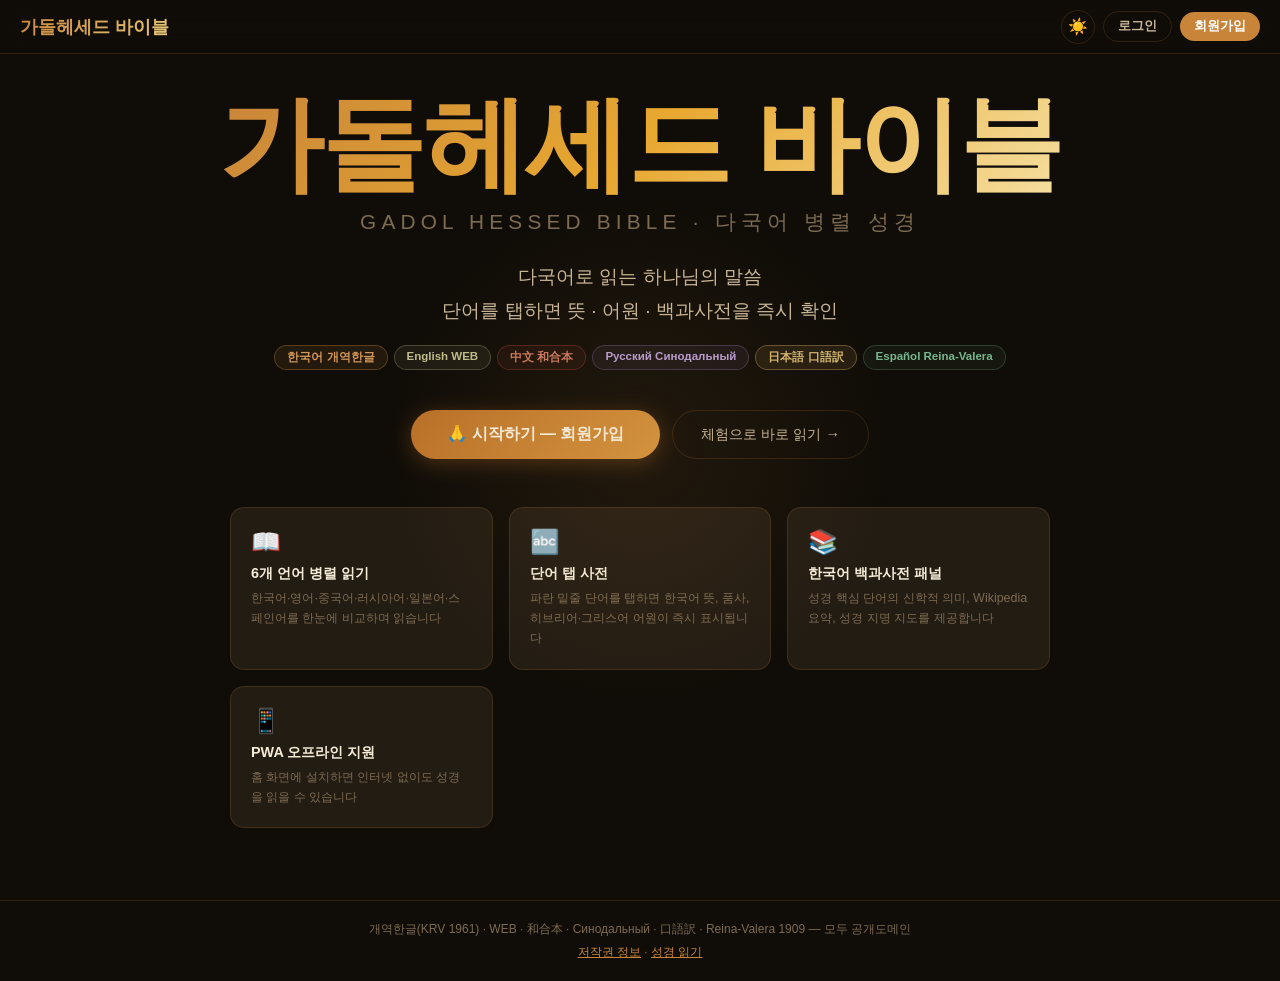
<file: index.html>
<!DOCTYPE html>
<html lang="ko" data-theme="dark">
<head>
  <meta charset="UTF-8" />
  <meta name="viewport" content="width=device-width, initial-scale=1.0, maximum-scale=1.0" />
  <title>가돌헤세드 바이블 — 6개 언어 병렬 성경</title>
  <meta name="description" content="개역한글·WEB·和合本·Синодальный·口語訳·Reina-Valera 6개 언어 병렬 성경 앱" />
  <link rel="manifest" href="manifest.json" />
  <meta name="theme-color" content="#100d08" />
  <meta name="apple-mobile-web-app-capable" content="yes" />
  <meta name="apple-mobile-web-app-title" content="가돌헤세드 바이블" />
  <link rel="apple-touch-icon" href="icons/apple-touch-icon.png" />
  <link rel="preconnect" href="https://fonts.googleapis.com" />
  <style>
    *, *::before, *::after { box-sizing: border-box; margin: 0; padding: 0; }

    :root {
      --bg:       #100d08;
      --bg2:      #19140e;
      --bg3:      #231c13;
      --text1:    #f4ead6;
      --text2:    #c8b698;
      --text3:    #7d6b52;
      --accent:   #c8853a;
      --gold:     #e8a830;
      --border:   rgba(200,133,58,0.18);
      --radius:   14px;
    }
    [data-theme="light"] {
      --bg:    #fdfaf3;
      --bg2:   #f8f2e6;
      --bg3:   #ede4d2;
      --text1: #18100a;
      --text2: #3d2e1c;
      --text3: #8a7260;
      --accent: #a0621e;
      --border: rgba(100,68,32,0.16);
    }

    html, body { height: 100%; }
    body {
      font-family: 'Malgun Gothic', '맑은 고딕', 'Apple SD Gothic Neo', 'Noto Sans KR', sans-serif;
      background: var(--bg);
      color: var(--text1);
      min-height: 100vh;
      overflow-x: hidden;
    }

    /* ── 배경 별빛 애니메이션 ── */
    .stars {
      position: fixed; inset: 0; pointer-events: none; z-index: 0;
      background:
        radial-gradient(1px 1px at 10% 15%, rgba(240,200,120,0.45) 0%, transparent 100%),
        radial-gradient(1px 1px at 25% 40%, rgba(240,200,120,0.30) 0%, transparent 100%),
        radial-gradient(1px 1px at 60% 20%, rgba(255,220,150,0.40) 0%, transparent 100%),
        radial-gradient(1px 1px at 80% 55%, rgba(240,200,120,0.25) 0%, transparent 100%),
        radial-gradient(1px 1px at 45% 70%, rgba(255,220,150,0.30) 0%, transparent 100%),
        radial-gradient(2px 2px at 70% 10%, rgba(240,200,120,0.35) 0%, transparent 100%),
        radial-gradient(1px 1px at 15% 80%, rgba(255,220,150,0.20) 0%, transparent 100%),
        radial-gradient(1px 1px at 90% 30%, rgba(240,200,120,0.30) 0%, transparent 100%),
        radial-gradient(2px 2/px at 35%  5%, rgba(255,220,150,0.40) 0%, transparent 100%),
        radial-gradient(1px 1px at 55% 90%, rgba(240,200,120,0.22) 0%, transparent 100%);
    }
    [data-theme="light"] .stars { opacity: 0; }

    /* ── 헤더 ── */
    .home-header {
      position: fixed; top: 0; left: 0; right: 0; z-index: 100;
      height: 54px;
      display: flex; align-items: center; justify-content: space-between;
      padding: 0 20px;
      background: rgba(16, 13, 8, 0.88);
      backdrop-filter: blur(12px);
      border-bottom: 1px solid var(--border);
    }
    [data-theme="light"] .home-header { background: rgba(253,250,243,0.92); }
    .header-logo-sm {
      font-size: 1.1rem; font-weight: 700;
      background: linear-gradient(135deg, #c8853a, #e8c87a);
      -webkit-background-clip: text; -webkit-text-fill-color: transparent;
      background-clip: text;
    }
    .header-btns { display: flex; gap: 8px; align-items: center; }
    .hdr-btn {
      font-size: 0.8rem; font-weight: 600;
      padding: 6px 14px; border-radius: 20px; cursor: pointer;
      transition: all 0.2s; border: none;
    }
    .hdr-login {
      background: transparent; border: 1px solid var(--border);
      color: var(--text2);
    }
    .hdr-login:hover { border-color: var(--accent); color: var(--accent); }
    .hdr-signup {
      background: var(--accent); color: #fff;
    }
    .hdr-signup:hover { opacity: 0.88; }
    .theme-toggle {
      width: 34px; height: 34px; border-radius: 50%;
      background: transparent; border: 1px solid var(--border);
      cursor: pointer; font-size: 1rem; color: var(--text2);
      display: flex; align-items: center; justify-content: center;
      transition: border-color 0.2s;
    }
    .theme-toggle:hover { border-color: var(--accent); }

    /* ── 메인 히어로 ── */
    .hero {
      position: relative; z-index: 1;
      min-height: 100vh;
      display: flex; flex-direction: column;
      align-items: center; justify-content: center;
      padding: 80px 24px 60px;
      text-align: center;
    }

    /* 빛나는 원형 배경 */
    .hero-glow {
      position: absolute;
      width: 520px; height: 520px;
      border-radius: 50%;
      background: radial-gradient(circle, rgba(200,133,58,0.10) 0%, transparent 70%);
      pointer-events: none;
      top: 50%; left: 50%;
      transform: translate(-50%, -50%);
    }

    /* 로고 */
    .hero-logo {
      font-family: 'Malgun Gothic', '맑은 고딕', 'Apple SD Gothic Neo', sans-serif;
      font-size: clamp(3.5rem, 12vw, 6.5rem);
      font-weight: 700;
      line-height: 1;
      background: linear-gradient(135deg, #c8853a 0%, #e8a830 50%, #f5dfa0 100%);
      -webkit-background-clip: text; -webkit-text-fill-color: transparent;
      background-clip: text;
      margin-bottom: 12px;
      letter-spacing: -0.02em;
      position: relative;
    }
    .hero-logo-sub {
      font-family: 'Malgun Gothic', '맑은 고딕', 'Apple SD Gothic Neo', sans-serif;
      font-size: clamp(1rem, 3vw, 1.3rem);
      color: var(--text3);
      letter-spacing: 0.25em;
      text-transform: uppercase;
      margin-bottom: 24px;
    }

    /* 태그라인 */
    .hero-tagline {
      font-family: 'Malgun Gothic', '맑은 고딕', 'Apple SD Gothic Neo', sans-serif;
      font-size: clamp(1rem, 2.5vw, 1.2rem);
      color: var(--text2);
      max-width: 480px;
      line-height: 1.8;
      margin-bottom: 16px;
      word-break: keep-all;
    }
    .hero-langs {
      display: flex; flex-wrap: wrap; gap: 6px;
      justify-content: center;
      margin-bottom: 40px;
    }
    .lang-pill {
      font-size: 0.72rem; font-weight: 600;
      padding: 4px 12px; border-radius: 20px;
      border: 1px solid;
    }
    .lp-ko { background: rgba(200,133,58,0.10); border-color: rgba(200,133,58,0.35); color: #d4975a; }
    .lp-en { background: rgba(160,158,120,0.10); border-color: rgba(160,158,120,0.35); color: #c0be8a; }
    .lp-zh { background: rgba(200,80,60,0.08); border-color: rgba(200,80,60,0.30); color: #c87860; }
    .lp-ru { background: rgba(160,130,200,0.08); border-color: rgba(160,130,200,0.28); color: #b89ed4; }
    .lp-ja { background: rgba(220,180,100,0.10); border-color: rgba(220,180,100,0.35); color: #d4b870; }
    .lp-es { background: rgba(100,160,120,0.08); border-color: rgba(100,160,120,0.28); color: #78b890; }

    /* CTA 버튼 */
    .cta-group { display: flex; gap: 12px; flex-wrap: wrap; justify-content: center; margin-bottom: 48px; }
    .cta-primary {
      font-size: 1rem; font-weight: 700;
      padding: 14px 36px; border-radius: 50px; cursor: pointer;
      background: linear-gradient(135deg, #b86f28, #d4943e);
      color: #f9f0e0; border: none;
      box-shadow: 0 4px 20px rgba(184,111,40,0.35);
      transition: all 0.25s;
      font-family: 'Malgun Gothic', '맑은 고딕', 'Apple SD Gothic Neo', sans-serif;
    }
    .cta-primary:hover { transform: translateY(-2px); box-shadow: 0 8px 28px rgba(184,111,40,0.48); }
    .cta-guest {
      font-size: 0.9rem; font-weight: 500;
      padding: 14px 28px; border-radius: 50px; cursor: pointer;
      background: transparent;
      color: var(--text2); border: 1px solid var(--border);
      transition: all 0.25s;
      font-family: 'Malgun Gothic', '맑은 고딕', 'Apple SD Gothic Neo', sans-serif;
    }
    .cta-guest:hover { border-color: var(--accent); color: var(--gold); }

    /* 기능 카드 */
    .features {
      display: grid;
      grid-template-columns: repeat(auto-fit, minmax(220px, 1fr));
      gap: 16px;
      max-width: 820px;
      width: 100%;
    }
    .feat-card {
      background: var(--bg3);
      border: 1px solid var(--border);
      border-radius: var(--radius);
      padding: 20px;
      text-align: left;
      transition: border-color 0.2s, transform 0.2s;
    }
    .feat-card:hover { border-color: rgba(200,133,58,0.45); transform: translateY(-2px); }
    .feat-icon { font-size: 1.5rem; margin-bottom: 8px; }
    .feat-title {
      font-size: 0.9rem; font-weight: 600;
      color: var(--text1); margin-bottom: 6px;
      font-family: 'Malgun Gothic', '맑은 고딕', 'Apple SD Gothic Neo', sans-serif;
    }
    .feat-desc { font-size: 0.78rem; color: var(--text3); line-height: 1.6; }

    /* 하단 */
    .home-footer {
      position: relative; z-index: 1;
      text-align: center;
      padding: 20px;
      font-size: 0.75rem;
      color: var(--text3);
      border-top: 1px solid var(--border);
    }
    .home-footer a { color: var(--accent); }

    /* ── 모달 오버레이 ── */
    .modal-overlay {
      display: none;
      position: fixed; inset: 0;
      background: rgba(0,0,0,0.7);
      backdrop-filter: blur(6px);
      z-index: 500;
      align-items: center; justify-content: center;
      padding: 20px;
    }
    .modal-overlay.show { display: flex; }
    .modal {
      background: var(--bg2);
      border: 1px solid var(--border);
      border-radius: 20px;
      padding: 32px 28px;
      width: 100%; max-width: 400px;
      box-shadow: 0 20px 60px rgba(0,0,0,0.5);
      position: relative;
    }
    .modal-close {
      position: absolute; top: 14px; right: 16px;
      background: none; border: none; font-size: 1.1rem;
      color: var(--text3); cursor: pointer; padding: 4px;
    }
    .modal-close:hover { color: var(--text1); }
    .modal-logo {
      text-align: center; margin-bottom: 6px;
      font-size: 1.8rem; font-weight: 700;
      background: linear-gradient(135deg, #c8853a, #e8c87a);
      -webkit-background-clip: text; -webkit-text-fill-color: transparent;
      background-clip: text;
      font-family: 'Malgun Gothic', '맑은 고딕', 'Apple SD Gothic Neo', sans-serif;
    }
    .modal-subtitle {
      text-align: center; font-size: 0.82rem;
      color: var(--text3); margin-bottom: 24px;
    }
    .modal h2 {
      font-size: 1.1rem; font-weight: 700;
      color: var(--text1); margin-bottom: 20px; text-align: center;
      font-family: 'Malgun Gothic', '맑은 고딕', 'Apple SD Gothic Neo', sans-serif;
    }

    /* 폼 */
    .form-group { margin-bottom: 14px; }
    .form-group label {
      display: block; font-size: 0.78rem; font-weight: 600;
      color: var(--text3); margin-bottom: 5px;
    }
    .form-group input {
      width: 100%; padding: 10px 14px;
      background: var(--bg3); border: 1px solid var(--border);
      border-radius: 8px; color: var(--text1);
      font-size: 0.9rem; font-family: 'Inter', sans-serif;
      transition: border-color 0.2s;
      outline: none;
    }
    .form-group input:focus { border-color: var(--accent); }
    .form-group input::placeholder { color: var(--text3); }
    .form-error {
      font-size: 0.75rem; color: #f87171;
      margin-top: 4px; display: none;
    }
    .form-error.show { display: block; }

    .submit-btn {
      width: 100%; padding: 12px;
      background: linear-gradient(135deg, #b86f28, #d4943e);
      color: #f9f0e0; border: none; border-radius: 8px;
      font-size: 0.95rem; font-weight: 700;
      cursor: pointer; transition: opacity 0.2s;
      font-family: 'Malgun Gothic', '맑은 고딕', 'Apple SD Gothic Neo', sans-serif;
      margin-top: 4px;
    }
    .submit-btn:hover { opacity: 0.88; }
    .submit-btn:disabled { opacity: 0.5; cursor: not-allowed; }

    .form-switch {
      text-align: center; margin-top: 16px;
      font-size: 0.82rem; color: var(--text3);
    }
    .form-switch button {
      background: none; border: none; color: var(--accent);
      cursor: pointer; font-size: 0.82rem; font-weight: 600;
      text-decoration: underline;
    }

    .divider {
      display: flex; align-items: center; gap: 12px;
      margin: 16px 0;
      font-size: 0.75rem; color: var(--text3);
    }
    .divider::before, .divider::after {
      content: ''; flex: 1; height: 1px; background: var(--border);
    }

    .guest-btn {
      width: 100%; padding: 11px;
      background: transparent;
      border: 1px solid var(--border);
      color: var(--text2); border-radius: 8px;
      font-size: 0.85rem; cursor: pointer;
      transition: all 0.2s;
      font-family: 'Malgun Gothic', '맑은 고딕', 'Apple SD Gothic Neo', sans-serif;
    }
    .guest-btn:hover { border-color: var(--accent); color: var(--accent); }

    /* 성공 메시지 */
    .success-msg {
      text-align: center; padding: 8px 0;
    }
    .success-icon { font-size: 3rem; margin-bottom: 8px; }
    .success-msg h3 {
      font-size: 1.1rem; font-weight: 700;
      color: var(--text1); margin-bottom: 8px;
      font-family: 'Malgun Gothic', '맑은 고딕', 'Apple SD Gothic Neo', sans-serif;
    }
    .success-msg p { font-size: 0.85rem; color: var(--text3); margin-bottom: 20px; }

    /* 토스트 */
    #toast {
      position: fixed; bottom: 24px; left: 50%;
      transform: translateX(-50%) translateY(20px);
      background: rgba(30,42,61,0.95); color: var(--text1);
      border: 1px solid var(--border); border-radius: 24px;
      padding: 10px 22px; font-size: 0.85rem;
      opacity: 0; pointer-events: none;
      transition: all 0.3s; z-index: 2000;
      white-space: nowrap; max-width: 90vw;
    }
    #toast.show { opacity: 1; transform: translateX(-50%) translateY(0); }
    [data-theme="light"] #toast { background: rgba(255,255,255,0.97); }

    /* ── 홈 화면 추가 배너 ── */
    .install-banner {
      display: none;
      position: fixed; bottom: 20px; left: 50%;
      transform: translateX(-50%) translateY(80px);
      width: min(92vw, 420px);
      background: rgba(22, 16, 8, 0.97);
      border: 1px solid rgba(200, 133, 58, 0.40);
      border-radius: 16px;
      padding: 14px 16px;
      align-items: center; gap: 12px;
      z-index: 3000;
      box-shadow: 0 8px 32px rgba(0,0,0,0.5);
      transition: transform 0.4s cubic-bezier(0.34,1.56,0.64,1), opacity 0.3s;
      opacity: 0;
    }
    .install-banner.visible {
      display: flex;
      transform: translateX(-50%) translateY(0);
      opacity: 1;
    }
    .install-icon { width: 48px; height: 48px; border-radius: 10px; flex-shrink: 0; }
    .install-text { flex: 1; display: flex; flex-direction: column; gap: 2px; }
    .install-text strong { font-size: 0.9rem; color: #f5d080; }
    .install-text span { font-size: 0.78rem; color: #a0b4e0; }
    .install-btn {
      background: linear-gradient(135deg, #c8960a, #f5d080);
      color: #0a0f1e; border: none; border-radius: 8px;
      padding: 8px 16px; font-size: 0.85rem; font-weight: 700;
      cursor: pointer; flex-shrink: 0; white-space: nowrap;
    }
    .install-close {
      background: none; border: none; color: #a0b4e0;
      font-size: 1rem; cursor: pointer; padding: 4px; flex-shrink: 0;
    }
    [data-theme="light"] .install-banner { background: rgba(240,244,255,0.97); border-color: rgba(180,130,0,0.3); }
    [data-theme="light"] .install-text strong { color: #7a5c00; }
    [data-theme="light"] .install-text span { color: #555; }
  </style>
</head>
<body>

<div class="stars"></div>

<!-- ── 홈 화면 추가 배너 ── -->
<div class="install-banner" id="installBanner">
  <img src="icons/icon-192.png" class="install-icon" alt="앱 아이콘" />
  <div class="install-text">
    <strong>가돌헤세드 바이블</strong>
    <span>홈 화면에 추가하면 앱처럼 사용할 수 있어요</span>
  </div>
  <button class="install-btn" id="installBtn">추가</button>
  <button class="install-close" id="installClose">✕</button>
</div>

<!-- ── 헤더 ── -->
<header class="home-header">
  <div class="header-logo-sm">가돌헤세드 바이블</div>
  <div class="header-btns">
    <button class="theme-toggle" id="themeBtn" onclick="toggleTheme()">☀️</button>
    <button class="hdr-btn hdr-login" onclick="openModal('login')">로그인</button>
    <button class="hdr-btn hdr-signup" onclick="openModal('signup')">회원가입</button>
  </div>
</header>

<!-- ── 히어로 섹션 ── -->
<section class="hero">
  <div class="hero-glow"></div>

  <!-- 로고 -->
  <div class="hero-logo">가돌헤세드 바이블</div>
  <div class="hero-logo-sub">Gadol Hessed Bible · 다국어 병렬 성경</div>

  <!-- 태그라인 -->
  <p class="hero-tagline">
    다국어로 읽는 하나님의 말씀<br/>
    단어를 탭하면 뜻 · 어원 · 백과사전을 즉시 확인
  </p>

  <!-- 언어 뱃지 -->
  <div class="hero-langs">
    <span class="lang-pill lp-ko">한국어 개역한글</span>
    <span class="lang-pill lp-en">English WEB</span>
    <span class="lang-pill lp-zh">中文 和合本</span>
    <span class="lang-pill lp-ru">Русский Синодальный</span>
    <span class="lang-pill lp-ja">日本語 口語訳</span>
    <span class="lang-pill lp-es">Español Reina-Valera</span>
  </div>

  <!-- CTA 버튼 -->
  <div class="cta-group">
    <button class="cta-primary" onclick="openModal('signup')">🙏 시작하기 — 회원가입</button>
    <button class="cta-guest" onclick="startAsGuest()">체험으로 바로 읽기 →</button>
  </div>

  <!-- 기능 카드 -->
  <div class="features">
    <div class="feat-card">
      <div class="feat-icon">📖</div>
      <div class="feat-title">6개 언어 병렬 읽기</div>
      <div class="feat-desc">한국어·영어·중국어·러시아어·일본어·스페인어를 한눈에 비교하며 읽습니다</div>
    </div>
    <div class="feat-card">
      <div class="feat-icon">🔤</div>
      <div class="feat-title">단어 탭 사전</div>
      <div class="feat-desc">파란 밑줄 단어를 탭하면 한국어 뜻, 품사, 히브리어·그리스어 어원이 즉시 표시됩니다</div>
    </div>
    <div class="feat-card">
      <div class="feat-icon">📚</div>
      <div class="feat-title">한국어 백과사전 패널</div>
      <div class="feat-desc">성경 핵심 단어의 신학적 의미, Wikipedia 요약, 성경 지명 지도를 제공합니다</div>
    </div>
    <div class="feat-card">
      <div class="feat-icon">📱</div>
      <div class="feat-title">PWA 오프라인 지원</div>
      <div class="feat-desc">홈 화면에 설치하면 인터넷 없이도 성경을 읽을 수 있습니다</div>
    </div>
  </div>
</section>

<!-- ── 하단 ── -->
<footer class="home-footer">
  <p>개역한글(KRV 1961) · WEB · 和合本 · Синодальный · 口語訳 · Reina-Valera 1909 — 모두 공개도메인</p>
  <p style="margin-top:6px"><a href="credits.html">저작권 정보</a> · <a href="bible.html">성경 읽기</a></p>
</footer>

<!-- ════ 로그인/회원가입 모달 ════ -->
<div class="modal-overlay" id="modalOverlay" onclick="handleOverlayClick(event)">
  <div class="modal" id="modalBox">
    <button class="modal-close" onclick="closeModal()">✕</button>
    <div class="modal-logo">가돌헤세드 바이블</div>
    <div class="modal-subtitle">6개 언어 병렬 성경 · 단어 탭 사전</div>
    <div id="modalContent"></div>
  </div>
</div>

<div id="toast"></div>

<script>
'use strict';

// ── 테마 ──────────────────────────────────────
const savedTheme = localStorage.getItem('gadol_theme') || 'dark';
document.documentElement.setAttribute('data-theme', savedTheme);
const themeBtn = document.getElementById('themeBtn');
themeBtn.textContent = savedTheme === 'dark' ? '☀️' : '🌙';

function toggleTheme() {
  const cur = document.documentElement.getAttribute('data-theme');
  const next = cur === 'dark' ? 'light' : 'dark';
  document.documentElement.setAttribute('data-theme', next);
  localStorage.setItem('gadol_theme', next);
  themeBtn.textContent = next === 'dark' ? '☀️' : '🌙';
}

// ── 이미 로그인된 경우 → 성경으로 이동 ────────
(function checkAuth() {
  const user = JSON.parse(localStorage.getItem('gadol_user') || 'null');
  if (user) {
    // 이미 로그인 → 헤더 버튼 변경
    document.querySelector('.hdr-login').textContent = '성경 읽기';
    document.querySelector('.hdr-login').onclick = () => location.href = 'bible.html';
    document.querySelector('.hdr-signup').textContent = user.name || user.email || '내 계정';
    document.querySelector('.hdr-signup').onclick = showUserMenu;
  }
})();

function showUserMenu() {
  const user = JSON.parse(localStorage.getItem('gadol_user') || '{}');
  const name = user.name || '사용자';
  if (confirm(`${name}님으로 로그인 중입니다.\n\n성경 읽기 페이지로 이동할까요?\n\n(취소: 로그아웃)`)) {
    location.href = 'bible.html';
  } else {
    localStorage.removeItem('gadol_user');
    location.reload();
  }
}

// ── 모달 ──────────────────────────────────────
function openModal(mode) {
  const overlay = document.getElementById('modalOverlay');
  overlay.classList.add('show');
  renderModal(mode);
  document.body.style.overflow = 'hidden';
}
function closeModal() {
  document.getElementById('modalOverlay').classList.remove('show');
  document.body.style.overflow = '';
}
function handleOverlayClick(e) {
  if (e.target === document.getElementById('modalOverlay')) closeModal();
}
document.addEventListener('keydown', e => { if (e.key === 'Escape') closeModal(); });

// ── 모달 렌더링 ─────────────────────────────────
function renderModal(mode) {
  const content = document.getElementById('modalContent');
  if (mode === 'login') {
    content.innerHTML = `
      <h2>로그인</h2>
      <div class="form-group">
        <label>이메일</label>
        <input type="email" id="loginEmail" placeholder="example@email.com" autocomplete="email" />
        <div class="form-error" id="loginEmailErr">올바른 이메일을 입력해주세요</div>
      </div>
      <div class="form-group">
        <label>비밀번호</label>
        <input type="password" id="loginPw" placeholder="비밀번호를 입력하세요" autocomplete="current-password" />
        <div class="form-error" id="loginPwErr">비밀번호를 입력해주세요</div>
      </div>
      <div class="form-error" id="loginErr" style="margin-bottom:8px"></div>
      <button class="submit-btn" onclick="doLogin()">로그인</button>
      <div class="divider">또는</div>
      <button class="guest-btn" onclick="startAsGuest()">체험으로 바로 읽기</button>
      <div class="form-switch">
        계정이 없으신가요? <button onclick="renderModal('signup')">회원가입</button>
      </div>`;
    setTimeout(() => document.getElementById('loginEmail').focus(), 100);
    document.getElementById('loginPw').addEventListener('keydown', e => { if (e.key === 'Enter') doLogin(); });
  } else if (mode === 'signup') {
    content.innerHTML = `
      <h2>회원가입</h2>
      <div class="form-group">
        <label>이름 (닉네임)</label>
        <input type="text" id="signupName" placeholder="이름 또는 닉네임" autocomplete="name" />
        <div class="form-error" id="signupNameErr">이름을 입력해주세요</div>
      </div>
      <div class="form-group">
        <label>이메일</label>
        <input type="email" id="signupEmail" placeholder="example@email.com" autocomplete="email" />
        <div class="form-error" id="signupEmailErr">올바른 이메일을 입력해주세요</div>
      </div>
      <div class="form-group">
        <label>비밀번호 (6자 이상)</label>
        <input type="password" id="signupPw" placeholder="비밀번호를 입력하세요" autocomplete="new-password" />
        <div class="form-error" id="signupPwErr">비밀번호는 6자 이상이어야 합니다</div>
      </div>
      <div class="form-error" id="signupErr" style="margin-bottom:8px"></div>
      <button class="submit-btn" onclick="doSignup()">회원가입</button>
      <div class="divider">또는</div>
      <button class="guest-btn" onclick="startAsGuest()">체험으로 바로 읽기</button>
      <div class="form-switch">
        이미 계정이 있으신가요? <button onclick="renderModal('login')">로그인</button>
      </div>`;
    setTimeout(() => document.getElementById('signupName').focus(), 100);
  }
}

// ── 로그인 ────────────────────────────────────
function doLogin() {
  const email = document.getElementById('loginEmail').value.trim();
  const pw = document.getElementById('loginPw').value;
  let ok = true;

  document.getElementById('loginEmailErr').classList.remove('show');
  document.getElementById('loginPwErr').classList.remove('show');
  document.getElementById('loginErr').classList.remove('show');

  if (!email || !/^[^\s@]+@[^\s@]+\.[^\s@]+$/.test(email)) {
    document.getElementById('loginEmailErr').classList.add('show'); ok = false;
  }
  if (!pw) {
    document.getElementById('loginPwErr').classList.add('show'); ok = false;
  }
  if (!ok) return;

  // 가입된 계정 확인
  const users = JSON.parse(localStorage.getItem('gadol_users') || '[]');
  const found = users.find(u => u.email === email && u.pw === btoa(pw));
  if (!found) {
    const errEl = document.getElementById('loginErr');
    errEl.textContent = '이메일 또는 비밀번호가 올바르지 않습니다';
    errEl.classList.add('show');
    return;
  }

  const sessionUser = { email: found.email, name: found.name, guest: false };
  localStorage.setItem('gadol_user', JSON.stringify(sessionUser));
  showLoginSuccess(found.name || found.email);
}

// ── 회원가입 ──────────────────────────────────
function doSignup() {
  const name = document.getElementById('signupName').value.trim();
  const email = document.getElementById('signupEmail').value.trim();
  const pw = document.getElementById('signupPw').value;
  let ok = true;

  ['signupNameErr','signupEmailErr','signupPwErr','signupErr'].forEach(id => {
    document.getElementById(id).classList.remove('show');
  });

  if (!name) { document.getElementById('signupNameErr').classList.add('show'); ok = false; }
  if (!email || !/^[^\s@]+@[^\s@]+\.[^\s@]+$/.test(email)) {
    document.getElementById('signupEmailErr').classList.add('show'); ok = false;
  }
  if (pw.length < 6) { document.getElementById('signupPwErr').classList.add('show'); ok = false; }
  if (!ok) return;

  const users = JSON.parse(localStorage.getItem('gadol_users') || '[]');
  if (users.find(u => u.email === email)) {
    const errEl = document.getElementById('signupErr');
    errEl.textContent = '이미 사용 중인 이메일입니다';
    errEl.classList.add('show');
    return;
  }

  users.push({ email, name, pw: btoa(pw), createdAt: Date.now() });
  localStorage.setItem('gadol_users', JSON.stringify(users));
  const sessionUser = { email, name, guest: false };
  localStorage.setItem('gadol_user', JSON.stringify(sessionUser));
  showLoginSuccess(name);
}

// ── 로그인 성공 ────────────────────────────────
function showLoginSuccess(name) {
  const content = document.getElementById('modalContent');
  content.innerHTML = `
    <div class="success-msg">
      <div class="success-icon">🙏</div>
      <h3>${name}님, 환영합니다!</h3>
      <p>잠시 후 성경 읽기 페이지로 이동합니다</p>
      <button class="submit-btn" onclick="location.href='bible.html'">성경 읽기 시작 →</button>
    </div>`;
  setTimeout(() => location.href = 'bible.html', 1800);
}

// ── 게스트 읽기 ───────────────────────────────
function startAsGuest() {
  localStorage.setItem('gadol_user', JSON.stringify({ name: '게스트', guest: true }));
  closeModal();
  location.href = 'bible.html';
}

// ── 토스트 ────────────────────────────────────
function showToast(msg) {
  const el = document.getElementById('toast');
  el.textContent = msg;
  el.classList.add('show');
  setTimeout(() => el.classList.remove('show'), 2500);
}

// SW 등록
if ('serviceWorker' in navigator) {
  navigator.serviceWorker.register('./sw.js').catch(() => {});
}

// ── 홈 화면 추가 (PWA Install) ──────────────────
let _installPrompt = null;
const installBanner = document.getElementById('installBanner');
const installBtn = document.getElementById('installBtn');
const installClose = document.getElementById('installClose');

window.addEventListener('beforeinstallprompt', e => {
  e.preventDefault();
  _installPrompt = e;
  // 배너 표시 (잠깐 딜레이 후 슬라이드 업)
  setTimeout(() => installBanner.classList.add('visible'), 1500);
});

installBtn.addEventListener('click', async () => {
  if (!_installPrompt) return;
  _installPrompt.prompt();
  const { outcome } = await _installPrompt.userChoice;
  if (outcome === 'accepted') {
    installBanner.classList.remove('visible');
    showToast('홈 화면에 추가되었어요!');
  }
  _installPrompt = null;
});

installClose.addEventListener('click', () => {
  installBanner.classList.remove('visible');
  // 오늘은 다시 표시 안 함
  sessionStorage.setItem('installDismissed', '1');
});

// 이미 설치된 경우 배너 숨김
window.addEventListener('appinstalled', () => {
  installBanner.classList.remove('visible');
  _installPrompt = null;
});
</script>
</body>
</html>
</file>
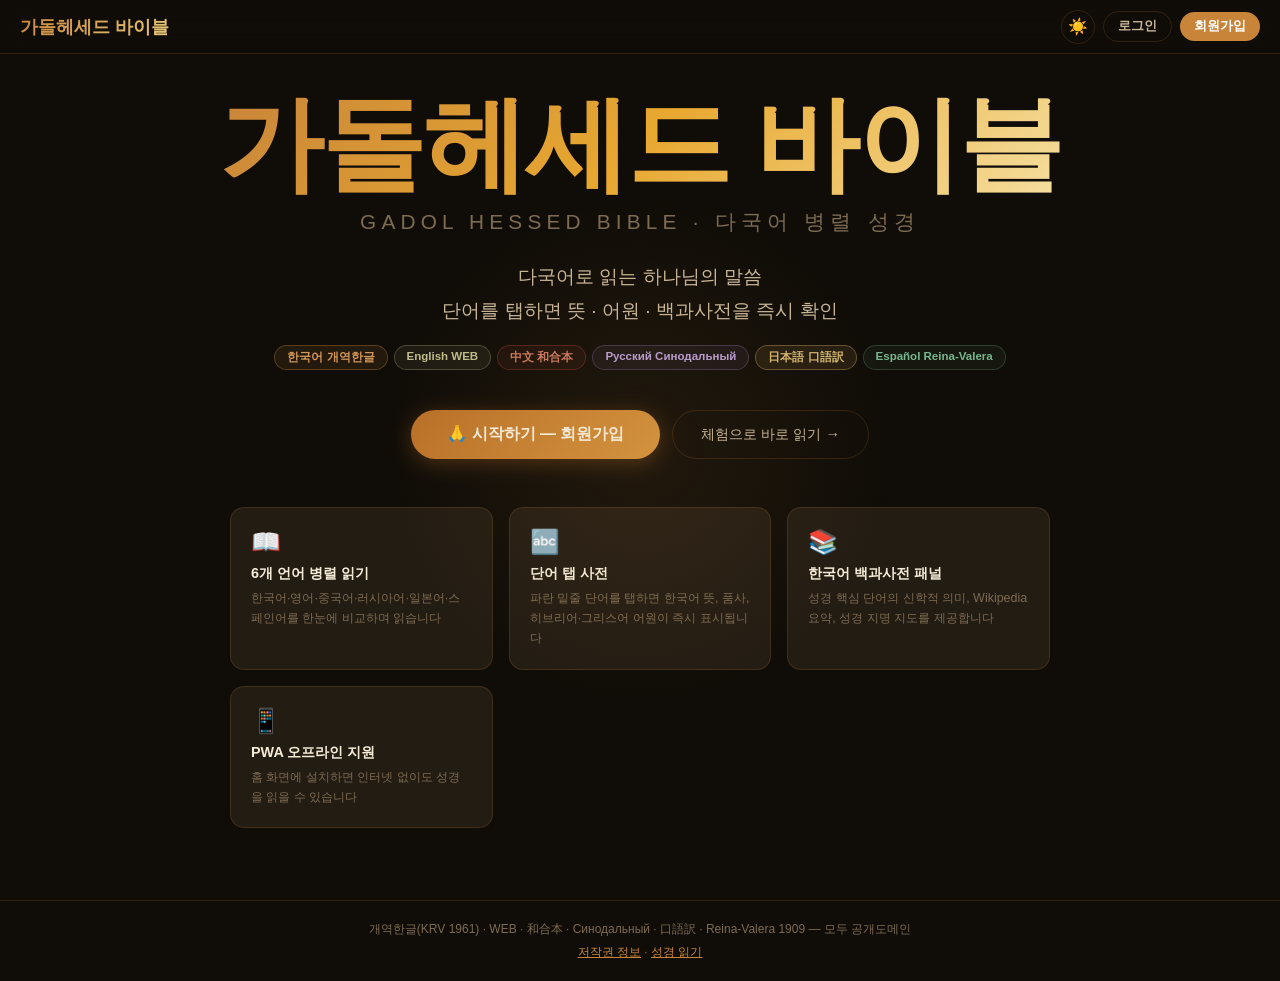
<file: bible.html>
<!DOCTYPE html>
<html lang="ko" data-theme="dark">
<head>
  <meta charset="UTF-8" />
  <meta name="viewport" content="width=device-width, initial-scale=1.0, maximum-scale=1.0" />
  <title>성경 읽기 — 가돌</title>
  <meta name="description" content="가돌 — 6개 언어 병렬 성경 읽기" />
  <link rel="manifest" href="manifest.json" />
  <meta name="theme-color" content="#0a0f1e" />
  <meta name="apple-mobile-web-app-capable" content="yes" />
  <link rel="stylesheet" href="css/main.css" />
</head>
<body>

<!-- ── 읽기 진행 바 ── -->
<div class="reading-bar"><div id="readingFill" class="reading-fill"></div></div>

<!-- ── 헤더 ── -->
<header class="app-header">
  <div class="header-left">
    <button class="icon-btn" id="menuBtn" aria-label="목차 열기">☰</button>
    <a href="index.html" class="header-home-logo">가돌헤세드</a>
    <span class="header-sep">|</span>
    <span class="header-info" id="headerInfo">창세기 1장</span>
  </div>
  <div class="header-right">
    <button class="icon-btn" id="themeBtn" onclick="toggleTheme()" aria-label="테마 전환">☀️</button>
  </div>
</header>

<!-- ── 언어 선택 바 ── -->
<div class="lang-bar" id="langBar">
  <span class="lang-bar-label">언어 선택</span>
  <div class="lang-toggles" id="langToggles">
    <button class="lp lp-ko active" data-lang="ko" onclick="toggleLang('ko')" title="한국어 개역한글">
      <span class="lp-icon">🇰🇷</span><span class="lp-text">한국어</span>
    </button>
    <button class="lp lp-en active" data-lang="en" onclick="toggleLang('en')" title="English WEB">
      <span class="lp-icon">🇺🇸</span><span class="lp-text">English</span>
    </button>
    <button class="lp lp-zh" data-lang="zh" onclick="toggleLang('zh')" title="中文 和合本">
      <span class="lp-icon">🇨🇳</span><span class="lp-text">中文</span>
    </button>
    <button class="lp lp-ru" data-lang="ru" onclick="toggleLang('ru')" title="Русский Синодальный">
      <span class="lp-icon">🇷🇺</span><span class="lp-text">Русский</span>
    </button>
    <button class="lp lp-ja" data-lang="ja" onclick="toggleLang('ja')" title="日本語 口語訳">
      <span class="lp-icon">🇯🇵</span><span class="lp-text">日本語</span>
    </button>
    <button class="lp lp-es" data-lang="es" onclick="toggleLang('es')" title="Español Reina-Valera">
      <span class="lp-icon">🇪🇸</span><span class="lp-text">Español</span>
    </button>
  </div>
</div>

<!-- ── 사이드바 오버레이 ── -->
<div class="sidebar-overlay" id="sidebarOverlay" onclick="closeSidebar()"></div>

<!-- ── 사이드바 (전체 성경 목록) ── -->
<nav class="sidebar" id="sidebar">

  <!-- 구약/신약 탭 -->
  <div class="toc-tabs">
    <button class="toc-tab active" id="tabOT" onclick="switchTestament('OT')">
      <span class="toc-tab-label">📜 구약성경</span>
      <span class="toc-tab-count">39권</span>
    </button>
    <button class="toc-tab" id="tabNT" onclick="switchTestament('NT')">
      <span class="toc-tab-label">✝️ 신약성경</span>
      <span class="toc-tab-count">27권</span>
    </button>
  </div>

  <!-- 검색창 -->
  <div class="toc-search-wrap">
    <input
      type="text"
      id="tocSearch"
      class="toc-search"
      placeholder="성경 검색... (예: 창세기, John)"
      oninput="filterToc(this.value)"
      autocomplete="off"
    />
    <span class="toc-search-icon">🔍</span>
  </div>

  <!-- 성경 목록 스크롤 영역 -->
  <div class="toc-scroll" id="tocScroll">
    <div id="tocOT" class="toc-panel"></div>
    <div id="tocNT" class="toc-panel" style="display:none"></div>
  </div>

  <div class="sidebar-footer">
    <a href="credits.html" class="sidebar-link">저작권 정보</a>
    <button class="sidebar-link-btn" onclick="doLogout()">로그아웃</button>
  </div>
</nav>

<!-- ── 메인 콘텐츠 ── -->
<main class="main-content">
  <div class="chapter-header">
    <h1 class="chapter-title" id="chapterTitle">창세기 1장</h1>
    <p class="chapter-label" id="chapterLabel"></p>
  </div>
  <div class="verses-wrap" id="versesWrap">
    <div class="loading-placeholder">
      <div class="spinner"></div>
      <p>성경을 불러오는 중...</p>
    </div>
  </div>
  <div class="chapter-nav">
    <button class="ch-nav-btn" id="prevBtn" onclick="prevChapter()">← 이전 장</button>
    <button class="ch-nav-btn" id="nextBtn" onclick="nextChapter()">다음 장 →</button>
  </div>
</main>

<!-- ── 저장 말씀 패널 ── -->
<div class="fav-panel" id="favPanel">
  <div class="fav-panel-header">
    <h3>❤️ 저장한 말씀</h3>
    <button class="fav-panel-close" onclick="toggleFavPanel()">✕</button>
  </div>
  <div class="fav-panel-body" id="favPanelBody">
    <p class="fav-empty">저장한 말씀이 없습니다.<br>구절 옆 ♡ 버튼을 눌러 저장해보세요.</p>
  </div>
</div>

<!-- ── 메모 입력 모달 ── -->
<div class="memo-modal-bg" id="memoModalBg" onclick="closeMemoModal()"></div>
<div class="memo-modal" id="memoModal">
  <div class="memo-modal-header">
    <span class="memo-modal-ref" id="memoModalRef"></span>
    <button class="memo-modal-close" onclick="closeMemoModal()">✕</button>
  </div>
  <div class="memo-modal-verse" id="memoModalVerse"></div>
  <div class="memo-hl-row">
    <span class="memo-hl-label">하이라이트</span>
    <div class="memo-hl-colors" id="memoHlColors">
      <button class="memo-hl-btn hl-c-yellow" data-color="yellow" onclick="pickHlColor(this)"></button>
      <button class="memo-hl-btn hl-c-green" data-color="green" onclick="pickHlColor(this)"></button>
      <button class="memo-hl-btn hl-c-blue" data-color="blue" onclick="pickHlColor(this)"></button>
      <button class="memo-hl-btn hl-c-pink" data-color="pink" onclick="pickHlColor(this)"></button>
      <button class="memo-hl-btn hl-c-purple" data-color="purple" onclick="pickHlColor(this)"></button>
      <button class="memo-hl-btn hl-c-none" data-color="none" onclick="pickHlColor(this)">✕</button>
    </div>
  </div>
  <textarea class="memo-textarea" id="memoTextarea" placeholder="이 말씀에 대한 메모를 작성하세요..."></textarea>
  <button class="memo-save-btn" onclick="saveMemoFromModal()">저장</button>
</div>

<!-- ── 메모 목록 패널 ── -->
<div class="fav-panel" id="memoPanel">
  <div class="fav-panel-header">
    <h3>📝 내 메모</h3>
    <button class="fav-panel-close" onclick="toggleMemoPanel()">✕</button>
  </div>
  <div class="fav-panel-body" id="memoPanelBody">
    <p class="fav-empty">작성한 메모가 없습니다.<br>말씀을 탭하고 메모를 남겨보세요.</p>
  </div>
</div>

<!-- ── 하단 내비게이션 ── -->
<nav class="bottom-nav">
  <button class="bnav-btn active" id="navRead" onclick="scrollToTop(); setNavActive('navRead')">
    <span class="bnav-icon">📖</span>
    <span class="bnav-label">읽기</span>
  </button>
  <button class="bnav-btn" id="navFav" onclick="toggleFavPanel()">
    <span class="bnav-icon">❤️</span>
    <span class="bnav-label">저장</span>
  </button>
  <button class="bnav-btn" id="navMemo" onclick="toggleMemoPanel()">
    <span class="bnav-icon">📝</span>
    <span class="bnav-label">메모</span>
  </button>
  <button class="bnav-btn" id="navHome" onclick="location.href='index.html'">
    <span class="bnav-icon">🏠</span>
    <span class="bnav-label">홈</span>
  </button>
</nav>

<!-- ── 단어 시트 배경 ── -->
<div class="sheet-bg" id="sheetBg"></div>

<!-- ── 단어 바텀 시트 ── -->
<div class="word-sheet" id="wordSheet" role="dialog" aria-modal="true">
  <div class="sheet-drag-handle" id="sheetHandle"></div>
  <div class="sheet-header">
    <div class="sheet-header-left">
      <span class="sheet-word" id="sheetWord"></span>
      <span class="sheet-lang-badge" id="sheetLangBadge"></span>
    </div>
    <div class="sheet-header-right">
      <button class="sheet-tts-btn" id="sheetTtsBtn" onclick="speakWord()" title="발음 듣기">🔊</button>
      <button class="sheet-close icon-btn" onclick="closeSheet()">✕</button>
    </div>
  </div>
  <div class="sheet-body" id="sheetBody"></div>
</div>

<!-- ── 토스트 ── -->
<div id="toast"></div>

<!-- ── 스크립트 ── -->
<script src="js/bible-data.js?v=2.6"></script>
<script src="js/data.js?v=2.6"></script>
<script src="js/dict.js?v=2.6"></script>
<script src="js/app.js?v=2.6"></script>
</body>
</html>
</file>
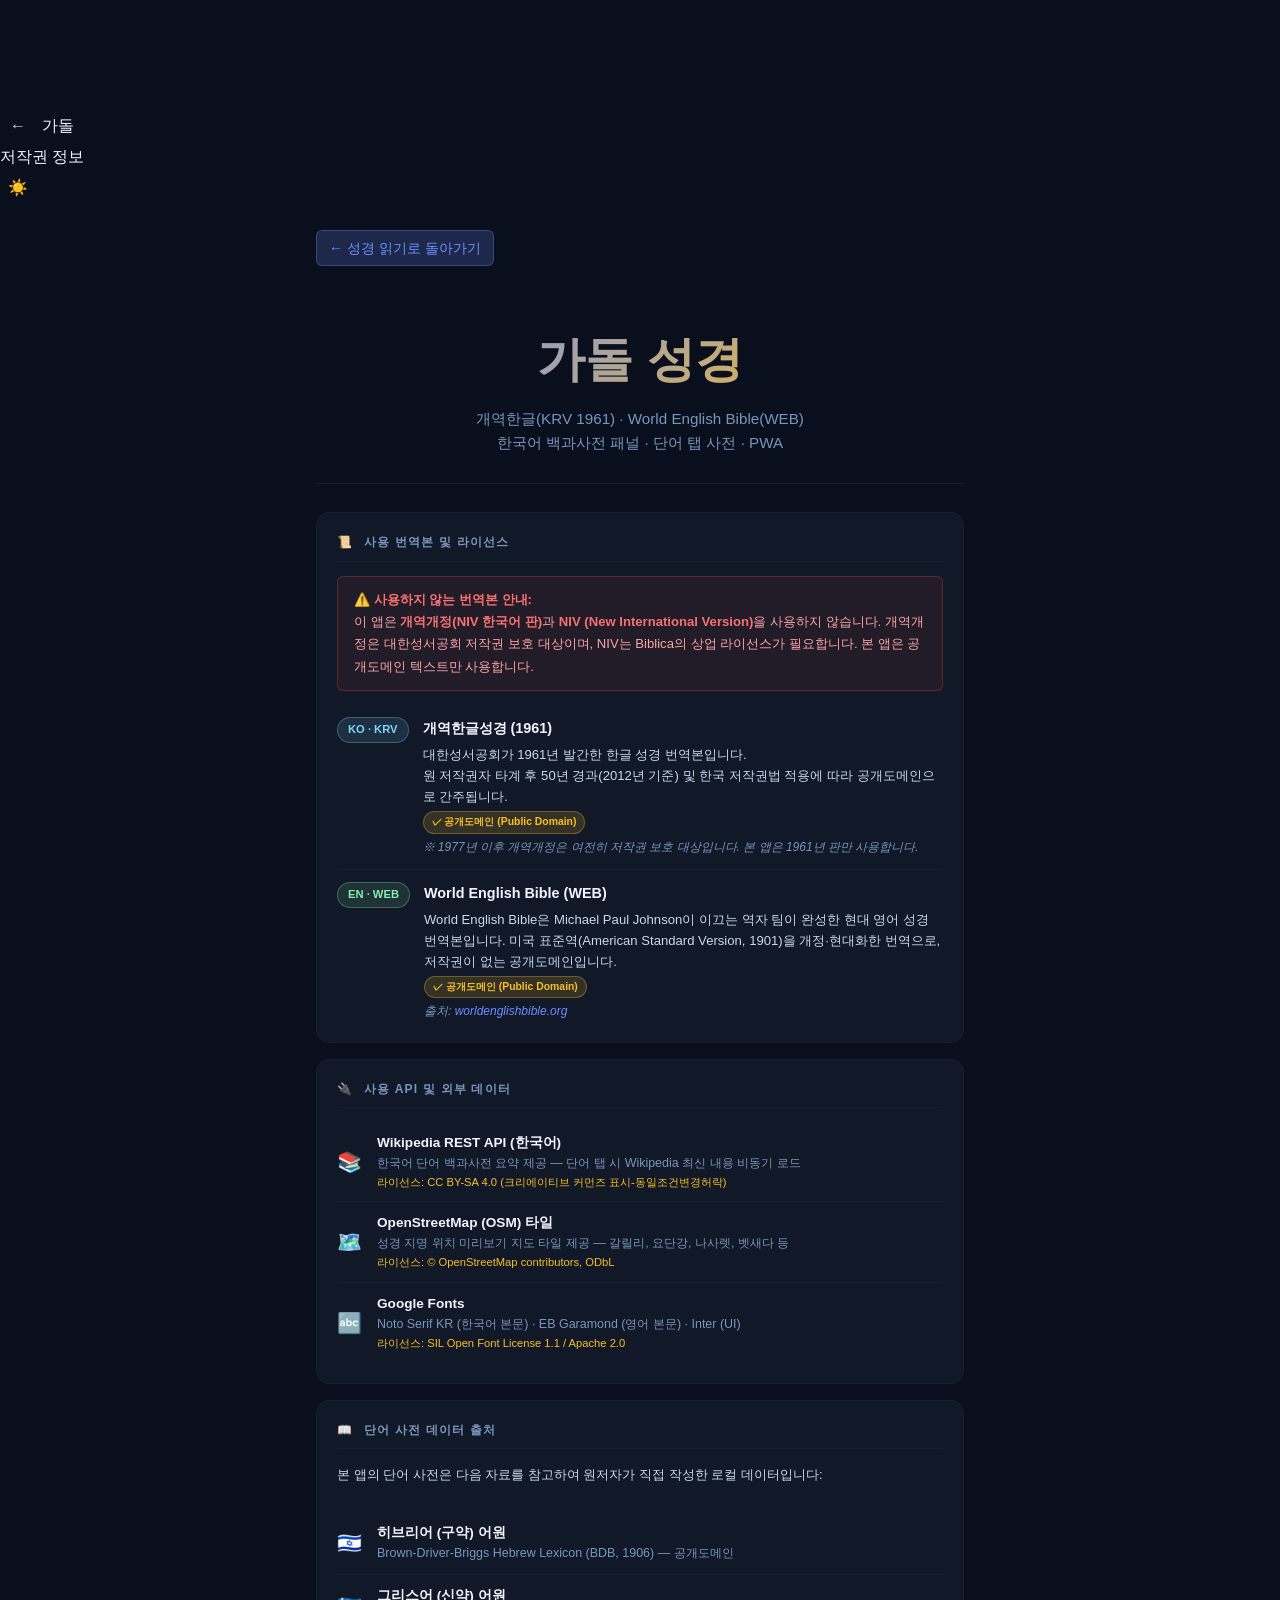
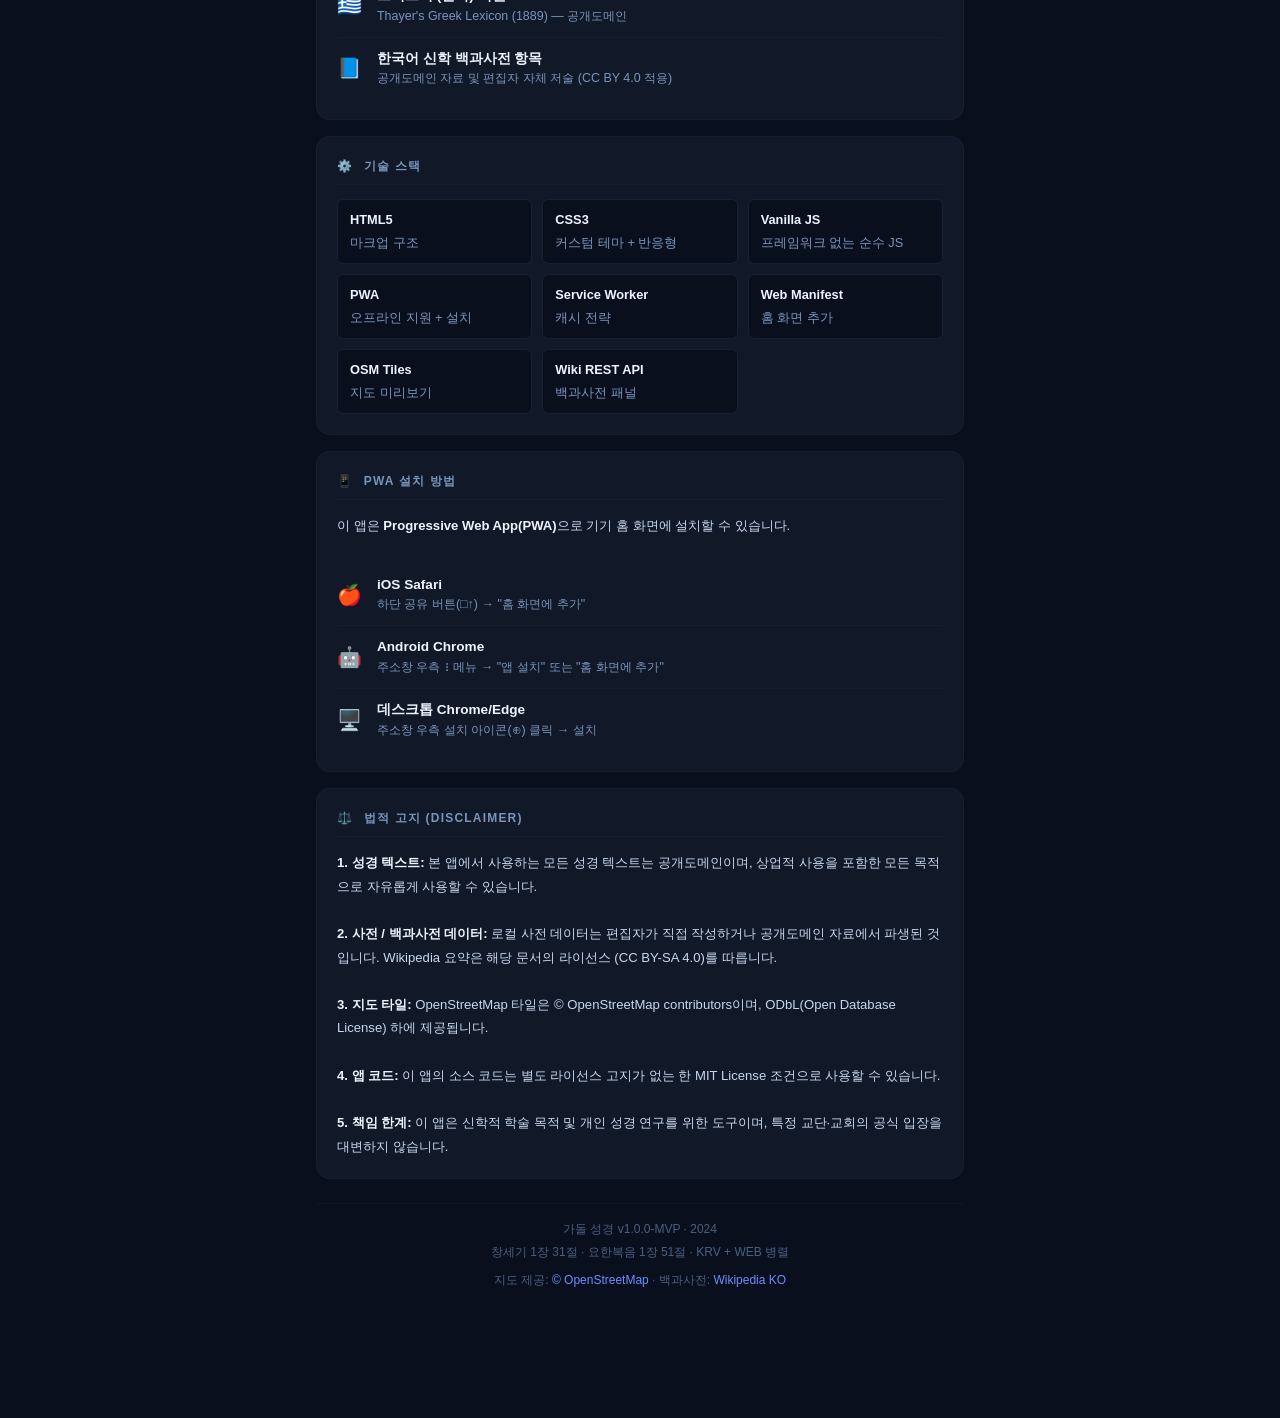
<file: credits.html>
<!DOCTYPE html>
<html lang="ko" data-theme="dark">
<head>
  <meta charset="UTF-8" />
  <meta name="viewport" content="width=device-width, initial-scale=1.0" />
  <title>저작권 정보 — 가돌 성경</title>
  <meta name="description" content="가돌 성경 앱의 사용 번역본·데이터 출처·라이선스 정보" />
  <link rel="manifest" href="manifest.json" />
  <meta name="theme-color" content="#0f172a" />
  <link rel="preconnect" href="https://fonts.googleapis.com" />
  <link rel="preconnect" href="https://fonts.gstatic.com" crossorigin />
  <link href="https://fonts.googleapis.com/css2?family=Noto+Serif+KR:wght@400;600;700&family=Inter:wght@400;500;600&display=swap" rel="stylesheet" />
  <link rel="stylesheet" href="css/main.css" />
  <style>
    .credits-page { max-width: 680px; margin: 0 auto; padding: 24px 16px 48px; }
    .back-btn {
      display: inline-flex; align-items: center; gap: 6px;
      font-size: 0.875rem; color: var(--accent); margin-bottom: 24px;
      padding: 6px 12px; border-radius: var(--radius-sm);
      background: var(--accent-glow);
      border: 1px solid rgba(108,142,255,0.3);
      transition: background 0.2s;
      text-decoration: none;
    }
    .back-btn:hover { background: rgba(108,142,255,0.25); text-decoration: none; }

    .credits-hero {
      text-align: center;
      padding: 32px 0 28px;
      border-bottom: 1px solid var(--border);
      margin-bottom: 28px;
    }
    .credits-logo {
      font-size: 3rem; font-weight: 700; margin-bottom: 8px;
      background: linear-gradient(135deg, #6c8eff, #fbbf24);
      -webkit-background-clip: text; -webkit-text-fill-color: transparent;
      background-clip: text;
    }
    .credits-tagline { font-size: 0.95rem; color: var(--text3); }

    .credits-section {
      background: var(--bg-card);
      border: 1px solid var(--border2);
      border-radius: var(--radius);
      padding: 20px;
      margin-bottom: 16px;
    }
    .credits-section h2 {
      font-size: 0.75rem;
      font-weight: 700;
      letter-spacing: 0.1em;
      text-transform: uppercase;
      color: var(--text3);
      margin-bottom: 14px;
      padding-bottom: 8px;
      border-bottom: 1px solid var(--border2);
    }
    .credits-section h2 span { margin-right: 6px; }

    /* 번역본 카드 */
    .trans-card {
      display: flex;
      gap: 14px;
      align-items: flex-start;
      padding: 12px 0;
      border-bottom: 1px solid var(--border2);
    }
    .trans-card:last-child { border-bottom: none; padding-bottom: 0; }
    .trans-badge {
      font-size: 0.7rem; font-weight: 700;
      padding: 3px 10px; border-radius: 20px;
      white-space: nowrap; flex-shrink: 0;
    }
    .trans-badge.krv { background: rgba(125,211,252,0.12); border: 1px solid rgba(125,211,252,0.3); color: #7dd3fc; }
    .trans-badge.web { background: rgba(134,239,172,0.12); border: 1px solid rgba(134,239,172,0.3); color: #86efac; }
    .trans-info h3 { font-size: 0.9rem; font-weight: 600; color: var(--text1); margin-bottom: 4px; }
    .trans-info p  { font-size: 0.82rem; color: var(--text2); line-height: 1.6; }
    .trans-info .pd-badge {
      display: inline-block;
      font-size: 0.65rem; font-weight: 700;
      background: rgba(251,191,36,0.15);
      border: 1px solid rgba(251,191,36,0.3);
      color: #fbbf24;
      padding: 2px 8px; border-radius: 20px;
      margin-top: 4px;
    }
    .trans-info .pd-note { font-size: 0.75rem; color: var(--text3); margin-top: 4px; font-style: italic; }

    /* 기술 스택 */
    .tech-grid {
      display: grid;
      grid-template-columns: repeat(auto-fill, minmax(160px, 1fr));
      gap: 10px;
    }
    .tech-item {
      background: var(--bg-app);
      border: 1px solid var(--border);
      border-radius: var(--radius-sm);
      padding: 10px 12px;
      font-size: 0.8rem;
    }
    .tech-item strong { display: block; color: var(--text1); margin-bottom: 2px; }
    .tech-item span { color: var(--text3); }

    /* API 카드 */
    .api-item {
      display: flex; gap: 12px; align-items: center;
      padding: 10px 0;
      border-bottom: 1px solid var(--border2);
      font-size: 0.85rem;
    }
    .api-item:last-child { border-bottom: none; }
    .api-icon { font-size: 1.25rem; width: 28px; flex-shrink: 0; }
    .api-name { font-weight: 600; color: var(--text1); }
    .api-desc { font-size: 0.78rem; color: var(--text3); }
    .api-license { font-size: 0.7rem; color: var(--gold); }

    /* 법적 고지 */
    .legal-text { font-size: 0.82rem; color: var(--text2); line-height: 1.8; }
    .legal-text strong { color: var(--text1); }

    /* 버전 정보 */
    .version-footer {
      text-align: center;
      font-size: 0.75rem;
      color: var(--text4);
      margin-top: 24px;
      padding-top: 16px;
      border-top: 1px solid var(--border2);
    }
    .version-footer a { color: var(--accent); }

    /* 연락처 */
    .contact-row {
      display: flex; gap: 8px; align-items: center;
      font-size: 0.85rem; color: var(--text2);
      padding: 6px 0;
    }

    /* NO NIV 경고 박스 */
    .warn-box {
      background: rgba(239,68,68,0.08);
      border: 1px solid rgba(239,68,68,0.3);
      border-radius: var(--radius-sm);
      padding: 12px 16px;
      margin-bottom: 14px;
      font-size: 0.82rem;
      color: #fca5a5;
      line-height: 1.7;
    }
    .warn-box strong { color: #f87171; }
  </style>
</head>
<body>
<div id="readingBar"><div id="readingFill"></div></div>

<header id="appHeader">
  <div class="header-left">
    <a href="index.html" class="icon-btn" title="돌아가기">←</a>
    <span class="logo-text">가돌</span>
  </div>
  <div class="header-center">저작권 정보</div>
  <div class="header-right">
    <button class="icon-btn" id="themeBtn" onclick="toggleTheme()" aria-label="테마 전환">☀️</button>
  </div>
</header>

<main class="credits-page">

  <a href="index.html" class="back-btn">← 성경 읽기로 돌아가기</a>

  <!-- 헤로 -->
  <div class="credits-hero">
    <div class="credits-logo">가돌 성경</div>
    <p class="credits-tagline">
      개역한글(KRV 1961) · World English Bible(WEB)<br/>
      한국어 백과사전 패널 · 단어 탭 사전 · PWA
    </p>
  </div>

  <!-- 성경 번역본 라이선스 -->
  <div class="credits-section">
    <h2><span>📜</span> 사용 번역본 및 라이선스</h2>

    <div class="warn-box">
      <strong>⚠️ 사용하지 않는 번역본 안내:</strong><br/>
      이 앱은 <strong>개역개정(NIV 한국어 판)</strong>과 <strong>NIV (New International Version)</strong>을
      사용하지 않습니다. 개역개정은 대한성서공회 저작권 보호 대상이며, NIV는 Biblica의 상업 라이선스가
      필요합니다. 본 앱은 공개도메인 텍스트만 사용합니다.
    </div>

    <div class="trans-card">
      <span class="trans-badge krv">KO · KRV</span>
      <div class="trans-info">
        <h3>개역한글성경 (1961)</h3>
        <p>
          대한성서공회가 1961년 발간한 한글 성경 번역본입니다.<br/>
          원 저작권자 타계 후 50년 경과(2012년 기준) 및 한국 저작권법 적용에 따라
          공개도메인으로 간주됩니다.
        </p>
        <span class="pd-badge">✓ 공개도메인 (Public Domain)</span>
        <p class="pd-note">※ 1977년 이후 개역개정은 여전히 저작권 보호 대상입니다. 본 앱은 1961년 판만 사용합니다.</p>
      </div>
    </div>

    <div class="trans-card">
      <span class="trans-badge web">EN · WEB</span>
      <div class="trans-info">
        <h3>World English Bible (WEB)</h3>
        <p>
          World English Bible은 Michael Paul Johnson이 이끄는 역자 팀이 완성한
          현대 영어 성경 번역본입니다. 미국 표준역(American Standard Version, 1901)을
          개정·현대화한 번역으로, 저작권이 없는 공개도메인입니다.
        </p>
        <span class="pd-badge">✓ 공개도메인 (Public Domain)</span>
        <p class="pd-note">출처: <a href="https://worldenglishbible.org" target="_blank" rel="noopener">worldenglishbible.org</a></p>
      </div>
    </div>
  </div>

  <!-- 제공 데이터 및 API -->
  <div class="credits-section">
    <h2><span>🔌</span> 사용 API 및 외부 데이터</h2>

    <div class="api-item">
      <div class="api-icon">📚</div>
      <div>
        <div class="api-name">Wikipedia REST API (한국어)</div>
        <div class="api-desc">한국어 단어 백과사전 요약 제공 — 단어 탭 시 Wikipedia 최신 내용 비동기 로드</div>
        <div class="api-license">라이선스: CC BY-SA 4.0 (크리에이티브 커먼즈 표시-동일조건변경허락)</div>
      </div>
    </div>

    <div class="api-item">
      <div class="api-icon">🗺️</div>
      <div>
        <div class="api-name">OpenStreetMap (OSM) 타일</div>
        <div class="api-desc">성경 지명 위치 미리보기 지도 타일 제공 — 갈릴리, 요단강, 나사렛, 벳새다 등</div>
        <div class="api-license">라이선스: © OpenStreetMap contributors, ODbL</div>
      </div>
    </div>

    <div class="api-item">
      <div class="api-icon">🔤</div>
      <div>
        <div class="api-name">Google Fonts</div>
        <div class="api-desc">Noto Serif KR (한국어 본문) · EB Garamond (영어 본문) · Inter (UI)</div>
        <div class="api-license">라이선스: SIL Open Font License 1.1 / Apache 2.0</div>
      </div>
    </div>
  </div>

  <!-- 단어 사전 데이터 -->
  <div class="credits-section">
    <h2><span>📖</span> 단어 사전 데이터 출처</h2>
    <p class="legal-text">
      본 앱의 단어 사전은 다음 자료를 참고하여 원저자가 직접 작성한 로컬 데이터입니다:
    </p>
    <br/>
    <div class="api-item">
      <div class="api-icon">🇮🇱</div>
      <div>
        <div class="api-name">히브리어 (구약) 어원</div>
        <div class="api-desc">Brown-Driver-Briggs Hebrew Lexicon (BDB, 1906) — 공개도메인</div>
      </div>
    </div>
    <div class="api-item">
      <div class="api-icon">🇬🇷</div>
      <div>
        <div class="api-name">그리스어 (신약) 어원</div>
        <div class="api-desc">Thayer's Greek Lexicon (1889) — 공개도메인</div>
      </div>
    </div>
    <div class="api-item">
      <div class="api-icon">📘</div>
      <div>
        <div class="api-name">한국어 신학 백과사전 항목</div>
        <div class="api-desc">공개도메인 자료 및 편집자 자체 저술 (CC BY 4.0 적용)</div>
      </div>
    </div>
  </div>

  <!-- 기술 스택 -->
  <div class="credits-section">
    <h2><span>⚙️</span> 기술 스택</h2>
    <div class="tech-grid">
      <div class="tech-item"><strong>HTML5</strong><span>마크업 구조</span></div>
      <div class="tech-item"><strong>CSS3</strong><span>커스텀 테마 + 반응형</span></div>
      <div class="tech-item"><strong>Vanilla JS</strong><span>프레임워크 없는 순수 JS</span></div>
      <div class="tech-item"><strong>PWA</strong><span>오프라인 지원 + 설치</span></div>
      <div class="tech-item"><strong>Service Worker</strong><span>캐시 전략</span></div>
      <div class="tech-item"><strong>Web Manifest</strong><span>홈 화면 추가</span></div>
      <div class="tech-item"><strong>OSM Tiles</strong><span>지도 미리보기</span></div>
      <div class="tech-item"><strong>Wiki REST API</strong><span>백과사전 패널</span></div>
    </div>
  </div>

  <!-- PWA 설치 안내 -->
  <div class="credits-section">
    <h2><span>📱</span> PWA 설치 방법</h2>
    <p class="legal-text">
      이 앱은 <strong>Progressive Web App(PWA)</strong>으로 기기 홈 화면에 설치할 수 있습니다.
    </p>
    <br/>
    <div class="api-item">
      <div class="api-icon">🍎</div>
      <div>
        <div class="api-name">iOS Safari</div>
        <div class="api-desc">하단 공유 버튼(□↑) → "홈 화면에 추가"</div>
      </div>
    </div>
    <div class="api-item">
      <div class="api-icon">🤖</div>
      <div>
        <div class="api-name">Android Chrome</div>
        <div class="api-desc">주소창 우측 ⋮ 메뉴 → "앱 설치" 또는 "홈 화면에 추가"</div>
      </div>
    </div>
    <div class="api-item">
      <div class="api-icon">🖥️</div>
      <div>
        <div class="api-name">데스크톱 Chrome/Edge</div>
        <div class="api-desc">주소창 우측 설치 아이콘(⊕) 클릭 → 설치</div>
      </div>
    </div>
  </div>

  <!-- 법적 고지 -->
  <div class="credits-section">
    <h2><span>⚖️</span> 법적 고지 (Disclaimer)</h2>
    <p class="legal-text">
      <strong>1. 성경 텍스트:</strong> 본 앱에서 사용하는 모든 성경 텍스트는 공개도메인이며,
      상업적 사용을 포함한 모든 목적으로 자유롭게 사용할 수 있습니다.<br/><br/>

      <strong>2. 사전 / 백과사전 데이터:</strong> 로컬 사전 데이터는 편집자가 직접 작성하거나
      공개도메인 자료에서 파생된 것입니다. Wikipedia 요약은 해당 문서의 라이선스
      (CC BY-SA 4.0)를 따릅니다.<br/><br/>

      <strong>3. 지도 타일:</strong> OpenStreetMap 타일은 © OpenStreetMap contributors이며,
      ODbL(Open Database License) 하에 제공됩니다.<br/><br/>

      <strong>4. 앱 코드:</strong> 이 앱의 소스 코드는 별도 라이선스 고지가 없는 한
      MIT License 조건으로 사용할 수 있습니다.<br/><br/>

      <strong>5. 책임 한계:</strong> 이 앱은 신학적 학술 목적 및 개인 성경 연구를 위한
      도구이며, 특정 교단·교회의 공식 입장을 대변하지 않습니다.
    </p>
  </div>

  <!-- 버전 정보 -->
  <div class="version-footer">
    <p>가돌 성경 v1.0.0-MVP · 2024</p>
    <p style="margin-top:4px">창세기 1장 31절 · 요한복음 1장 51절 · KRV + WEB 병렬</p>
    <p style="margin-top:8px">
      지도 제공:
      <a href="https://www.openstreetmap.org/copyright" target="_blank" rel="noopener">© OpenStreetMap</a>
      · 백과사전:
      <a href="https://ko.wikipedia.org" target="_blank" rel="noopener">Wikipedia KO</a>
    </p>
  </div>

</main>

<script>
  // 테마 유지
  const savedTheme = localStorage.getItem('gadol_theme') || 'dark';
  document.documentElement.setAttribute('data-theme', savedTheme);
  const btn = document.getElementById('themeBtn');
  if (btn) btn.textContent = savedTheme === 'dark' ? '☀️' : '🌙';

  function toggleTheme() {
    const cur = document.documentElement.getAttribute('data-theme');
    const next = cur === 'dark' ? 'light' : 'dark';
    document.documentElement.setAttribute('data-theme', next);
    localStorage.setItem('gadol_theme', next);
    if (btn) btn.textContent = next === 'dark' ? '☀️' : '🌙';
  }

  // 진행 바
  window.addEventListener('scroll', () => {
    const docEl = document.documentElement;
    const pct = (window.scrollY / (docEl.scrollHeight - docEl.clientHeight)) * 100;
    document.getElementById('readingFill').style.width = Math.min(pct, 100) + '%';
  }, { passive: true });
</script>
</body>
</html>
</file>
<file: css/main.css>
/* =============================================
   가돌 성경 앱 — 메인 스타일시트 (6개 언어 지원)
   KRV · WEB · 和合本 · Синодальный · 口語訳 · Reina-Valera
   ============================================= */

/* ── CSS 변수 (다크 테마 기본값) ─────────────── */
:root {
  --bg-app:    #0a0f1e;
  --bg-card:   #111827;
  --bg-card2:  #1a2235;
  --bg-header: rgba(10, 15, 30, 0.95);
  --bg-sheet:  #111827;
  --bg-sidebar:#0e1628;
  --bg-input:  #1a2235;
  --text1: #f0f4ff;
  --text2: #c8d8f0;
  --text3: #7a95bb;
  --text4: #4a6080;
  --accent:     #6c8eff;
  --accent-glow:rgba(108,142,255,0.2);
  --gold:       #fbbf24;
  --ko-color:   #7dd3fc;
  --en-color:   #86efac;
  --zh-color:   #f9a8d4;
  --ru-color:   #c4b5fd;
  --ja-color:   #fcd34d;
  --es-color:   #6ee7b7;
  --border:     rgba(100,130,200,0.15);
  --border2:    rgba(100,130,200,0.06);
  --shadow-card: 0 2px 20px rgba(0,0,0,0.45);
  --shadow-sheet:0 -8px 40px rgba(0,0,0,0.65);
  --header-h: 56px;
  --lang-bar-h: 52px;
  --nav-h:    60px;
  --sidebar-w: 300px;
  --sheet-radius: 20px;
  --radius:   14px;
  --radius-sm: 6px;
  --font-ko: 'Malgun Gothic', '맑은 고딕', 'Apple SD Gothic Neo', 'Noto Sans KR', sans-serif;
  --font-en: 'Malgun Gothic', '맑은 고딕', 'Apple SD Gothic Neo', 'Noto Sans KR', sans-serif;
  --font-ui: 'Malgun Gothic', '맑은 고딕', 'Apple SD Gothic Neo', 'Noto Sans KR', sans-serif;
}

[data-theme="light"] {
  --bg-app:    #f5f0e8;
  --bg-card:   #faf6f0;
  --bg-card2:  #ede6da;
  --bg-header: rgba(245,240,232,0.97);
  --bg-sheet:  #f8f3eb;
  --bg-sidebar:#f6f1e8;
  --bg-input:  #ede6da;
  --text1: #2c2013;
  --text2: #4a3928;
  --text3: #7a6548;
  --text4: #a08a6a;
  --ko-color: #1d5fbc;
  --en-color: #15763a;
  --zh-color: #c2185b;
  --ru-color: #6d28d9;
  --ja-color: #b45309;
  --es-color: #047857;
  --border:  rgba(0,0,0,0.09);
  --border2: rgba(0,0,0,0.04);
  --shadow-card: 0 2px 14px rgba(0,0,0,0.07);
  --shadow-sheet:0 -4px 24px rgba(0,0,0,0.10);
}

*, *::before, *::after { box-sizing: border-box; margin: 0; padding: 0; }
html { scroll-behavior: smooth; -webkit-text-size-adjust: 100%; }

body {
  font-family: var(--font-ui);
  background: var(--bg-app);
  color: var(--text1);
  line-height: 1.6;
  min-height: 100vh;
  padding-top: calc(var(--header-h) + var(--lang-bar-h));
  padding-bottom: calc(var(--nav-h) + 20px);
  transition: background 0.3s, color 0.3s;
}

body.home-page { padding-top: 0; }

a { color: var(--accent); text-decoration: none; }
a:hover { text-decoration: underline; }
button { cursor: pointer; border: none; background: none; font-family: inherit; }

.reading-bar {
  position: fixed; top: 0; left: 0; right: 0;
  height: 3px; background: var(--border2); z-index: 1100;
}
.reading-fill {
  height: 100%; width: 0;
  background: linear-gradient(90deg, var(--accent), var(--gold));
  transition: width 0.1s linear;
}

.app-header {
  position: fixed; top: 3px; left: 0; right: 0;
  height: var(--header-h);
  background: var(--bg-header);
  backdrop-filter: blur(16px); -webkit-backdrop-filter: blur(16px);
  border-bottom: 1px solid var(--border);
  display: flex; align-items: center; justify-content: space-between;
  padding: 0 10px 0 8px; z-index: 900;
}

.header-left { display: flex; align-items: center; gap: 6px; flex-shrink: 0; min-width: 0; }
.header-right { display: flex; align-items: center; gap: 6px; flex-shrink: 0; }

.header-home-logo {
  font-family: var(--font-ko); font-size: 1.1rem; font-weight: 700;
  background: linear-gradient(135deg, var(--accent), var(--gold));
  -webkit-background-clip: text; -webkit-text-fill-color: transparent;
  background-clip: text; text-decoration: none; white-space: nowrap;
}
.header-home-logo:hover { text-decoration: none; opacity: 0.85; }
.header-sep { color: var(--text4); font-size: 0.85rem; flex-shrink: 0; }
.header-info {
  font-size: 0.82rem; font-weight: 600; color: var(--text2);
  white-space: nowrap; overflow: hidden; text-overflow: ellipsis; max-width: 120px;
}

.lang-bar {
  position: fixed; top: var(--header-h); left: 0; right: 0;
  height: var(--lang-bar-h);
  background: var(--bg-header);
  backdrop-filter: blur(16px); -webkit-backdrop-filter: blur(16px);
  border-bottom: 1px solid var(--border);
  display: flex; align-items: center; gap: 8px; padding: 0 12px;
  z-index: 870; overflow-x: auto; overflow-y: hidden;
  -webkit-overflow-scrolling: touch; scrollbar-width: none;
}
.lang-bar::-webkit-scrollbar { display: none; }
.lang-bar-label {
  font-size: 0.68rem; font-weight: 700; color: var(--text4);
  white-space: nowrap; flex-shrink: 0; letter-spacing: 0.03em; margin-right: 2px;
}
.lang-toggles { display: flex; gap: 6px; flex-wrap: nowrap; }

.lp {
  display: flex; align-items: center; gap: 5px;
  font-size: 0.78rem; font-weight: 700; padding: 6px 12px;
  border-radius: 22px; border: 1.5px solid var(--border);
  color: var(--text3); background: var(--bg-card2);
  transition: all 0.18s; letter-spacing: 0.02em; white-space: nowrap; flex-shrink: 0;
}
.lp:hover { opacity: 0.85; transform: translateY(-1px); }
.lp-icon { font-size: 1rem; line-height: 1; }
.lp-text { font-size: 0.75rem; font-weight: 700; }

.lp.active.lp-ko { background: rgba(125,211,252,0.18); border-color: rgba(125,211,252,0.7); color: var(--ko-color); box-shadow: 0 0 0 3px rgba(125,211,252,0.08); }
.lp.active.lp-en { background: rgba(134,239,172,0.18); border-color: rgba(134,239,172,0.7); color: var(--en-color); box-shadow: 0 0 0 3px rgba(134,239,172,0.08); }
.lp.active.lp-zh { background: rgba(249,168,212,0.18); border-color: rgba(249,168,212,0.7); color: var(--zh-color); box-shadow: 0 0 0 3px rgba(249,168,212,0.08); }
.lp.active.lp-ru { background: rgba(196,181,253,0.18); border-color: rgba(196,181,253,0.7); color: var(--ru-color); box-shadow: 0 0 0 3px rgba(196,181,253,0.08); }
.lp.active.lp-ja { background: rgba(252,211,77,0.18);  border-color: rgba(252,211,77,0.7);  color: var(--ja-color); box-shadow: 0 0 0 3px rgba(252,211,77,0.08); }
.lp.active.lp-es { background: rgba(110,231,183,0.18); border-color: rgba(110,231,183,0.7); color: var(--es-color); box-shadow: 0 0 0 3px rgba(110,231,183,0.08); }

.icon-btn {
  width: 36px; height: 36px; border-radius: 50%;
  display: flex; align-items: center; justify-content: center;
  font-size: 1rem; color: var(--text2); transition: background 0.2s;
  flex-shrink: 0; text-decoration: none !important;
}
.icon-btn:hover { background: var(--border); }

.sidebar-overlay {
  display: none; position: fixed;
  top: calc(var(--header-h) + var(--lang-bar-h)); left: 0; right: 0; bottom: 0;
  background: rgba(0,0,0,0.55); backdrop-filter: blur(3px); -webkit-backdrop-filter: blur(3px); z-index: 800;
}
.sidebar-overlay.visible { display: block; }

.sidebar {
  position: fixed; top: calc(var(--header-h) + var(--lang-bar-h)); left: 0;
  width: var(--sidebar-w); max-width: 92vw;
  height: calc(100dvh - var(--header-h) - var(--lang-bar-h));
  background: var(--bg-sidebar); border-right: 1px solid var(--border);
  box-shadow: 4px 0 32px rgba(0,0,0,0.45); z-index: 850;
  display: flex; flex-direction: column; overflow-x: hidden; overflow-y: visible;
  transform: translateX(-100%);
  transition: transform 0.28s cubic-bezier(0.4, 0, 0.2, 1); will-change: transform;
}
.sidebar.open { transform: translateX(0); }

.sidebar-header {
  display: flex; align-items: center; justify-content: space-between;
  padding: 14px 16px; border-bottom: 1px solid var(--border); flex-shrink: 0; min-height: 52px;
}
.sidebar-logo {
  font-family: var(--font-ko); font-size: 1rem; font-weight: 700;
  background: linear-gradient(135deg, var(--accent), var(--gold));
  -webkit-background-clip: text; -webkit-text-fill-color: transparent; background-clip: text;
}

.toc-tabs {
  display: flex; flex-shrink: 0; background: var(--bg-card2); border-bottom: 3px solid var(--border);
}
.toc-tab {
  flex: 1; display: flex; flex-direction: column; align-items: center; justify-content: center;
  padding: 14px 4px 12px; min-height: 64px; background: transparent; border: none;
  border-bottom: 3px solid transparent; margin-bottom: -3px;
  transition: all 0.2s; cursor: pointer; font-family: var(--font-ko); gap: 5px; overflow: visible;
}
.toc-tab-label {
  display: block; font-size: 0.88rem; font-weight: 800; color: var(--text3);
  transition: color 0.2s; white-space: nowrap; line-height: 1.3;
}
.toc-tab-count {
  display: block; font-size: 0.64rem; font-weight: 600; color: var(--text4);
  background: var(--bg-card); border: 1px solid var(--border); padding: 2px 8px;
  border-radius: 10px; white-space: nowrap; line-height: 1.5; transition: all 0.2s;
}
.toc-tab.active { border-bottom-color: var(--accent); background: rgba(108,142,255,0.05); }
.toc-tab.active .toc-tab-label { color: var(--accent); }
.toc-tab.active .toc-tab-count { color: var(--accent); background: var(--accent-glow); border-color: rgba(108,142,255,0.4); }
.toc-tab:hover:not(.active) { background: var(--accent-glow); }
.toc-tab:hover:not(.active) .toc-tab-label { color: var(--text1); }

.toc-search-wrap {
  position: relative; padding: 10px 12px 8px; flex-shrink: 0; border-bottom: 1px solid var(--border);
}
.toc-search {
  width: 100%; background: var(--bg-card2); border: 1px solid var(--border);
  border-radius: 20px; padding: 7px 32px 7px 14px; font-size: 0.82rem;
  color: var(--text1); font-family: var(--font-ko); outline: none; transition: border-color 0.2s;
}
.toc-search:focus { border-color: var(--accent); }
.toc-search::placeholder { color: var(--text4); }
.toc-search-icon { position: absolute; right: 22px; top: 50%; transform: translateY(-50%); font-size: 0.85rem; pointer-events: none; }

.toc-scroll { overflow-y: auto; overflow-x: hidden; flex: 1; min-height: 0; }
.toc-panel { display: block; }
.toc-scroll::-webkit-scrollbar { width: 3px; }
.toc-scroll::-webkit-scrollbar-track { background: transparent; }
.toc-scroll::-webkit-scrollbar-thumb { background: var(--border); border-radius: 2px; }
.toc-scroll::-webkit-scrollbar-thumb:hover { background: var(--accent); }

.toc-group { border-bottom: 1px solid var(--border); }
.toc-group-header {
  display: flex; align-items: center; justify-content: space-between; width: 100%;
  padding: 8px 12px; font-size: 0.68rem; font-weight: 800; color: var(--text4);
  text-transform: uppercase; letter-spacing: 0.1em; background: var(--bg-card2);
  border: none; cursor: pointer; font-family: var(--font-ko);
  transition: color 0.15s, background 0.15s; position: sticky; top: 0; z-index: 5;
}
.toc-group-header:hover { color: var(--accent); background: var(--accent-glow); }
.toc-group-header.collapsed .toc-group-arrow { transform: rotate(-90deg); }
.toc-group-count {
  background: var(--border2); color: var(--text4); border-radius: 10px;
  padding: 1px 5px; font-size: 0.6rem; margin-left: 4px;
}
.toc-group-arrow { font-size: 0.6rem; transition: transform 0.2s; opacity: 0.7; }

.toc-book-item { border-bottom: 1px solid var(--border2); }
.toc-book-row { display: flex; align-items: stretch; min-height: 40px; }
.toc-book-name {
  flex: 1; display: flex; align-items: center; gap: 6px;
  padding: 6px 6px 6px 20px; background: transparent; border: none;
  cursor: pointer; text-align: left;
  transition: background 0.14s, border-color 0.14s; font-family: var(--font-ko);
  min-width: 0; overflow: visible; box-sizing: border-box;
}
.toc-book-name:hover { background: var(--accent-glow); }
.toc-book-name:not(.active-book) { padding-left: 20px; }
.toc-book-name.active-book { background: rgba(108,142,255,0.12); border-left: 3px solid var(--accent); }
.toc-book-name.active-book .toc-book-ko { color: var(--accent); }
.toc-book-ko {
  font-size: 0.84rem; font-weight: 700; color: var(--text1);
  white-space: nowrap; flex-shrink: 0; transition: color 0.14s;
}
.toc-book-name:hover .toc-book-ko,
.toc-book-name.active-book .toc-book-ko { color: var(--accent); }
.toc-book-en {
  font-size: 0.65rem; color: var(--text4); white-space: nowrap;
  overflow: hidden; text-overflow: ellipsis; flex: 1;
}
.toc-book-ch-count {
  font-size: 0.6rem; color: var(--text4); background: var(--bg-card2);
  border-radius: 8px; padding: 1px 5px; white-space: nowrap; flex-shrink: 0;
  border: 1px solid var(--border2); align-self: center; margin-right: 4px;
}
.toc-book-avail {
  font-size: 0.58rem; font-weight: 800; color: var(--accent);
  background: var(--accent-glow); border: 1px solid rgba(108,142,255,0.4);
  border-radius: 6px; padding: 1px 5px; white-space: nowrap; flex-shrink: 0;
  align-self: center; letter-spacing: 0.02em;
}
.toc-book-name.no-data .toc-book-ko { color: var(--text3); font-weight: 600; }
.toc-book-name.no-data .toc-book-en { color: var(--text4); opacity: 0.7; }
.toc-book-toggle {
  width: 36px; flex-shrink: 0; display: flex; align-items: center; justify-content: center;
  background: transparent; border: none; border-left: 1px solid var(--border2);
  color: var(--text4); font-size: 0.65rem; cursor: pointer;
  transition: background 0.14s, color 0.14s;
}
.toc-book-toggle:hover { background: var(--accent-glow); color: var(--accent); }
.toc-book-toggle.open { color: var(--accent); background: rgba(108,142,255,0.06); }

.toc-chaps {
  padding: 6px 8px 8px 16px; display: flex; flex-wrap: wrap; gap: 4px;
  background: var(--bg-card); border-top: 1px solid var(--border2);
}
.toc-chaps.animate { animation: tocFadeIn 0.15s ease; }
@keyframes tocFadeIn { from { opacity: 0; transform: translateY(-3px); } to { opacity: 1; transform: none; } }
.toc-ch-btn {
  width: 32px; height: 28px; font-size: 0.7rem; font-weight: 600;
  color: var(--text3); background: var(--bg-card2); border: 1px solid var(--border2);
  border-radius: 5px; transition: all 0.12s; font-family: var(--font-ko);
  text-align: center; padding: 0; line-height: 28px; cursor: pointer;
}
.toc-ch-btn:hover:not(.unavailable) { background: var(--accent-glow); border-color: var(--accent); color: var(--accent); }
.toc-ch-btn.active { background: var(--accent); color: #fff; border-color: var(--accent); font-weight: 800; }
.toc-ch-btn.unavailable { opacity: 0.35; cursor: not-allowed; color: var(--text4); }
.toc-ch-btn:not(.unavailable) { color: var(--accent); font-weight: 700; border-color: rgba(108,142,255,0.3); }

.toc-nt-notice {
  display: flex; align-items: flex-start; gap: 8px; margin: 12px 12px 20px;
  padding: 10px 12px; background: var(--accent-glow);
  border: 1px solid rgba(108,142,255,0.25); border-radius: var(--radius-sm);
  font-size: 0.76rem; color: var(--text2); line-height: 1.5; font-family: var(--font-ko);
}
.toc-nt-notice b { color: var(--accent); }
.toc-no-result { padding: 24px 16px; text-align: center; color: var(--text4); font-size: 0.82rem; font-family: var(--font-ko); }

.sidebar-footer {
  padding: 12px 16px; border-top: 1px solid var(--border);
  display: flex; gap: 12px; align-items: center; flex-shrink: 0; background: var(--bg-sidebar);
}
.sidebar-link, .sidebar-link-btn {
  font-size: 0.78rem; color: var(--text3); text-decoration: none;
  background: none; border: none; cursor: pointer; padding: 4px 0; font-family: var(--font-ko);
}
.sidebar-link:hover, .sidebar-link-btn:hover { color: var(--accent); }

.main-content { max-width: 780px; margin: 0 auto; padding: 20px 16px 30px; }

.chapter-header { text-align: center; margin-bottom: 24px; padding-bottom: 16px; border-bottom: 1px solid var(--border); }
.chapter-title {
  font-family: var(--font-ko); font-size: clamp(1.4rem, 4vw, 2rem); font-weight: 700;
  background: linear-gradient(135deg, var(--accent), var(--gold));
  -webkit-background-clip: text; -webkit-text-fill-color: transparent; background-clip: text; margin-bottom: 4px;
}
.chapter-label { font-size: 0.8rem; color: var(--text3); font-family: var(--font-ko); }

.verse-card {
  background: var(--bg-card); border: 1px solid var(--border2); border-radius: var(--radius);
  padding: 14px 16px; margin-bottom: 10px; transition: border-color 0.2s; box-shadow: var(--shadow-card);
}
.verse-card:hover { border-color: var(--border); }
.verse-num-wrap { display: flex; align-items: center; gap: 8px; margin-bottom: 8px; }
.verse-num {
  font-size: 0.9rem; font-weight: 800; color: var(--accent); background: var(--accent-glow);
  border-radius: 50%; width: 26px; height: 26px; display: flex; align-items: center;
  justify-content: center; flex-shrink: 0; font-family: var(--font-ui);
}
.verse-ref { font-size: 0.72rem; color: var(--text4); font-family: var(--font-ko); }
.verse-lines { display: flex; flex-direction: column; gap: 8px; }
.verse-line { display: flex; align-items: flex-start; gap: 8px; padding: 6px 8px; border-radius: 8px; line-height: 1.85; }

.verse-ko { background: rgba(125,211,252,0.04); }
.verse-en { background: rgba(134,239,172,0.04); }
.verse-zh { background: rgba(249,168,212,0.04); }
.verse-ru { background: rgba(196,181,253,0.04); }
.verse-ja { background: rgba(252,211,77,0.04); }
.verse-es { background: rgba(110,231,183,0.04); }

.lang-label { font-size: 0.62rem; font-weight: 800; padding: 2px 6px; border-radius: 4px; margin-top: 4px; flex-shrink: 0; letter-spacing: 0.05em; }
.lang-label-ko { background: rgba(125,211,252,0.15); color: var(--ko-color); border: 1px solid rgba(125,211,252,0.3); }
.lang-label-en { background: rgba(134,239,172,0.15); color: var(--en-color); border: 1px solid rgba(134,239,172,0.3); }
.lang-label-zh { background: rgba(249,168,212,0.15); color: var(--zh-color); border: 1px solid rgba(249,168,212,0.3); }
.lang-label-ru { background: rgba(196,181,253,0.15); color: var(--ru-color); border: 1px solid rgba(196,181,253,0.3); }
.lang-label-ja { background: rgba(252,211,77,0.15);  color: var(--ja-color); border: 1px solid rgba(252,211,77,0.3); }
.lang-label-es { background: rgba(110,231,183,0.15); color: var(--es-color); border: 1px solid rgba(110,231,183,0.3); }

.verse-text { flex: 1; font-size: 1rem; line-height: 1.85; }
.ko-text { font-family: var(--font-ko); font-size: 1.02rem; font-weight: 400; color: #e8f4ff; letter-spacing: 0.01em; word-break: keep-all; }
[data-theme="light"] .ko-text { color: #1d3560; }
.en-text { font-family: var(--font-en); font-size: 1rem; font-weight: 400; color: #d1f5e0; font-style: normal; }
[data-theme="light"] .en-text { color: #1a4a2a; }
.zh-text { font-family: var(--font-ko); font-size: 1rem; color: #fde2ef; letter-spacing: 0.05em; }
[data-theme="light"] .zh-text { color: #7b1846; }
.ru-text { font-size: 1rem; color: #e8e0ff; font-family: var(--font-ko); }
[data-theme="light"] .ru-text { color: #4c1d95; }
.ja-text { font-family: var(--font-ko); font-size: 1rem; color: #fef3c0; letter-spacing: 0.03em; }
[data-theme="light"] .ja-text { color: #78350f; }
.es-text { font-family: var(--font-ko); font-size: 1rem; color: #d1fae5; }
[data-theme="light"] .es-text { color: #064e3b; }

.word-tap { cursor: pointer; border-bottom: 1.5px dotted; transition: background 0.15s, color 0.15s; border-radius: 2px; padding: 0 1px; }
.ko-word { border-color: rgba(125,211,252,0.5); }
.en-word { border-color: rgba(134,239,172,0.5); }
.zh-word { border-color: rgba(249,168,212,0.5); }
.ru-word { border-color: rgba(196,181,253,0.5); }
.ja-word { border-color: rgba(252,211,77,0.5); }
.es-word { border-color: rgba(110,231,183,0.5); }
.ko-word:hover, .ko-word.tapped { background: rgba(125,211,252,0.2); color: var(--ko-color); }
.en-word:hover, .en-word.tapped { background: rgba(134,239,172,0.2); color: var(--en-color); }
.zh-word:hover, .zh-word.tapped { background: rgba(249,168,212,0.2); color: var(--zh-color); }
.ru-word:hover, .ru-word.tapped { background: rgba(196,181,253,0.2); color: var(--ru-color); }
.ja-word:hover, .ja-word.tapped { background: rgba(252,211,77,0.2);  color: var(--ja-color); }
.es-word:hover, .es-word.tapped { background: rgba(110,231,183,0.2); color: var(--es-color); }
.word-tap.highlight-all { background: rgba(108,142,255,0.15); border-color: var(--accent); }

.chapter-nav { display: flex; gap: 12px; justify-content: center; margin-top: 28px; margin-bottom: 10px; }
.ch-nav-btn {
  padding: 11px 28px; background: var(--bg-card2); border: 1px solid var(--border);
  color: var(--text2); border-radius: 50px; font-size: 0.88rem; font-weight: 600;
  transition: all 0.2s; font-family: var(--font-ko);
}
.ch-nav-btn:hover:not(:disabled) { border-color: var(--accent); color: var(--accent); }
.ch-nav-btn:disabled { opacity: 0.35; cursor: not-allowed; }

.loading-placeholder {
  display: flex; flex-direction: column; align-items: center; justify-content: center;
  gap: 12px; padding: 60px 20px; color: var(--text3); font-family: var(--font-ko);
}

.bottom-nav {
  position: fixed; bottom: 0; left: 0; right: 0; height: var(--nav-h);
  background: var(--bg-header); backdrop-filter: blur(16px); -webkit-backdrop-filter: blur(16px);
  border-top: 1px solid var(--border); display: flex; z-index: 700;
}
.bnav-btn {
  flex: 1; display: flex; flex-direction: column; align-items: center; justify-content: center;
  gap: 3px; color: var(--text4); font-size: 0.68rem; font-weight: 600;
  transition: color 0.2s; padding: 6px 0; font-family: var(--font-ko);
}
.bnav-btn:hover, .bnav-btn.active { color: var(--accent); }
.bnav-icon { font-size: 1.2rem; line-height: 1; }
.bnav-label { font-size: 0.65rem; letter-spacing: 0.03em; }

.sheet-bg {
  display: none; position: fixed; inset: 0;
  background: rgba(0,0,0,0.55); backdrop-filter: blur(3px); z-index: 600; touch-action: none;
}
.sheet-bg.visible { display: block; }

.word-sheet {
  position: fixed; bottom: 0; left: 0; right: 0; height: 80vh; max-height: 80vh;
  background: var(--bg-sheet); border-top-left-radius: var(--sheet-radius);
  border-top-right-radius: var(--sheet-radius); box-shadow: var(--shadow-sheet);
  border-top: 1px solid var(--border); z-index: 650;
  transform: translateY(100%); transition: transform 0.3s cubic-bezier(0.4,0,0.2,1);
  display: flex; flex-direction: column; overflow: hidden; touch-action: pan-y;
}
.word-sheet.open { transform: translateY(0); }
.sheet-drag-handle { width: 40px; height: 4px; background: var(--border); border-radius: 2px; margin: 10px auto 0; flex-shrink: 0; }
.sheet-header {
  display: flex; align-items: center; justify-content: space-between;
  padding: 12px 16px 10px; border-bottom: 1px solid var(--border); flex-shrink: 0;
}
.sheet-header-left { display: flex; align-items: center; gap: 10px; }
.sheet-word { font-size: 1.2rem; font-weight: 700; color: var(--text1); font-family: var(--font-ko); }
.sheet-lang-badge { font-size: 0.7rem; font-weight: 700; padding: 3px 8px; border-radius: 12px; letter-spacing: 0.05em; }
.sheet-lang-badge.ko { background: rgba(125,211,252,0.15); color: var(--ko-color); }
.sheet-lang-badge.en { background: rgba(134,239,172,0.15); color: var(--en-color); }
.sheet-lang-badge.zh { background: rgba(249,168,212,0.15); color: var(--zh-color); }
.sheet-lang-badge.ru { background: rgba(196,181,253,0.15); color: var(--ru-color); }
.sheet-lang-badge.ja { background: rgba(252,211,77,0.15);  color: var(--ja-color); }
.sheet-lang-badge.es { background: rgba(110,231,183,0.15); color: var(--es-color); }

.sheet-body {
  overflow-y: scroll; overflow-x: hidden; -webkit-overflow-scrolling: touch;
  overscroll-behavior: contain; padding: 14px 16px 40px; flex: 1; min-height: 0;
  touch-action: pan-y; will-change: scroll-position;
}
.sheet-section {
  margin-bottom: 16px; padding: 12px 14px; background: var(--bg-card2);
  border: 1px solid var(--border2); border-radius: var(--radius);
}
[data-theme="light"] .sheet-section { background: #faf8f4; }
.sheet-section-title { font-size: 0.78rem; font-weight: 700; color: var(--accent); margin-bottom: 8px; letter-spacing: 0.05em; }
.sheet-note { font-size: 0.88rem; color: var(--text2); line-height: 1.7; font-family: var(--font-ko); }

.dict-table { width: 100%; border-collapse: collapse; font-size: 0.86rem; }
.dict-table th { width: 80px; text-align: left; padding: 5px 0; color: var(--text3); font-weight: 600; font-family: var(--font-ko); }
.dict-table td { padding: 5px 0; color: var(--text1); font-family: var(--font-ko); }
.ko-meaning { color: var(--ko-color); font-weight: 600; }
.link-btn { font-size: 0.82rem; color: var(--accent); background: none; border: none; cursor: pointer; text-decoration: underline; padding: 0; font-family: var(--font-ko); }
.wiki-summary { font-size: 0.85rem; color: var(--text2); line-height: 1.7; margin-bottom: 10px; font-family: var(--font-ko); }
.wiki-link, .osm-link { display: inline-block; font-size: 0.78rem; color: var(--accent); margin-top: 6px; text-decoration: underline; }
.wiki-thumb { width: 100%; max-height: 140px; object-fit: cover; border-radius: 8px; margin-bottom: 10px; }
.osm-map-wrap { position: relative; border-radius: 8px; overflow: hidden; margin-bottom: 8px; }
.osm-tile { width: 100%; display: block; max-height: 130px; object-fit: cover; }
.osm-pin { position: absolute; top: 50%; left: 50%; transform: translate(-50%, -50%); font-size: 1.8rem; filter: drop-shadow(0 2px 4px rgba(0,0,0,0.5)); }
.osm-coords { font-size: 0.72rem; color: var(--text4); margin-top: 4px; }
.sheet-loading { display: flex; align-items: center; gap: 10px; padding: 20px 0; color: var(--text3); font-family: var(--font-ko); font-size: 0.85rem; }
.spinner { width: 24px; height: 24px; border: 2px solid var(--border); border-top-color: var(--accent); border-radius: 50%; animation: spin 0.6s linear infinite; }
.spinner.sm { width: 18px; height: 18px; }
@keyframes spin { to { transform: rotate(360deg); } }
.no-data { font-size: 0.85rem; color: var(--text3); padding: 12px 0; font-family: var(--font-ko); }

#toast {
  position: fixed; bottom: calc(var(--nav-h) + 14px); left: 50%;
  transform: translateX(-50%) translateY(20px);
  background: rgba(20, 30, 55, 0.96); color: var(--text1);
  border: 1px solid var(--border); border-radius: 24px; padding: 10px 22px;
  font-size: 0.85rem; opacity: 0; pointer-events: none; transition: all 0.3s;
  z-index: 2000; white-space: nowrap; max-width: 90vw; font-family: var(--font-ko);
  box-shadow: 0 8px 24px rgba(0,0,0,0.4);
}
#toast.show { opacity: 1; transform: translateX(-50%) translateY(0); }
[data-theme="light"] #toast { background: rgba(255,255,255,0.97); color: var(--text1); }

.verse-tts-btn {
  flex-shrink: 0; width: 28px; height: 28px; border-radius: 50%;
  background: transparent; border: 1px solid var(--border);
  display: flex; align-items: center; justify-content: center;
  font-size: 0.75rem; color: var(--text4); cursor: pointer;
  margin-top: 2px; transition: all 0.2s; padding: 0; line-height: 1;
}
.verse-tts-btn:hover { background: var(--accent-glow); border-color: var(--accent); color: var(--accent); transform: scale(1.1); }
.verse-tts-btn.playing { background: var(--accent-glow); border-color: var(--accent); color: var(--accent); animation: pulse-tts 1s ease-in-out infinite; }
@keyframes pulse-tts { 0%, 100% { transform: scale(1); opacity: 1; } 50% { transform: scale(1.15); opacity: 0.75; } }

.sheet-tts-btn {
  background: transparent; border: 1px solid var(--border); border-radius: 50%;
  width: 32px; height: 32px; display: flex; align-items: center; justify-content: center;
  font-size: 0.9rem; color: var(--text3); cursor: pointer; transition: all 0.2s; padding: 0;
}
.sheet-tts-btn:hover { background: var(--accent-glow); border-color: var(--accent); color: var(--accent); }
.sheet-header-right { display: flex; align-items: center; gap: 6px; }

.pron-val { font-family: 'Malgun Gothic', '맑은 고딕', 'Apple SD Gothic Neo', sans-serif; font-style: italic; font-size: 0.9rem; }
.pinyin { color: var(--zh-color); font-size: 0.95rem; letter-spacing: 0.05em; }
.pron-ru { color: var(--ru-color); font-size: 0.9rem; letter-spacing: 0.06em; }
.pron-ja { color: var(--ja-color); font-size: 0.9rem; }
.pron-es { color: var(--es-color); font-size: 0.9rem; letter-spacing: 0.04em; }
ruby { display: inline; }
ruby rt { font-size: 0.55em; color: var(--zh-color); letter-spacing: 0.02em; }
.pron-box {
  display: inline-flex; align-items: center; gap: 8px; background: var(--bg-card2);
  border: 1px solid var(--border); border-radius: 8px; padding: 6px 12px; margin-bottom: 8px; font-size: 0.95rem;
}
.pron-box-icon { font-size: 1rem; }
.pron-ipa { font-style: italic; color: var(--accent); font-size: 1rem; letter-spacing: 0.08em; }
.no-chapter { text-align: center; padding: 60px 20px; color: var(--text3); font-family: var(--font-ko); }
.no-chapter-icon { font-size: 3rem; margin-bottom: 16px; }

/* ── 저장 하트 버튼 ── */
.verse-fav-btn {
  background: none; border: none; cursor: pointer; font-size: 1.1rem;
  margin-left: auto; padding: 4px 6px; color: var(--text4); transition: all 0.2s;
  flex-shrink: 0; line-height: 1;
}
.verse-fav-btn.fav-active { color: #e74c5e; }

/* ── 하이라이트 색상 ── */
.verse-card.hl-yellow { background: rgba(255,220,80,0.18); border-color: rgba(255,200,50,0.4); }
.verse-card.hl-green  { background: rgba(100,220,130,0.15); border-color: rgba(80,200,110,0.4); }
.verse-card.hl-blue   { background: rgba(100,170,255,0.15); border-color: rgba(80,150,240,0.4); }
.verse-card.hl-pink   { background: rgba(255,130,170,0.15); border-color: rgba(240,110,150,0.4); }
.verse-card.hl-purple { background: rgba(180,130,255,0.15); border-color: rgba(160,110,240,0.4); }
[data-theme="light"] .verse-card.hl-yellow { background: rgba(255,220,80,0.30); border-color: rgba(200,170,30,0.5); }
[data-theme="light"] .verse-card.hl-green  { background: rgba(100,210,130,0.25); border-color: rgba(60,180,90,0.5); }
[data-theme="light"] .verse-card.hl-blue   { background: rgba(100,170,255,0.25); border-color: rgba(60,140,230,0.5); }
[data-theme="light"] .verse-card.hl-pink   { background: rgba(255,130,170,0.25); border-color: rgba(230,90,140,0.5); }
[data-theme="light"] .verse-card.hl-purple { background: rgba(180,130,255,0.25); border-color: rgba(150,100,230,0.5); }

/* ── 하이라이트 색상 선택 팝업 ── */
.hl-picker {
  position: fixed; left: 50%; transform: translateX(-50%);
  bottom: 80px; z-index: 950;
  display: flex; gap: 10px; padding: 12px 18px;
  background: var(--bg-card); border: 1px solid var(--border);
  border-radius: 50px; box-shadow: 0 4px 24px rgba(0,0,0,0.25);
  animation: hlPickerIn 0.2s ease;
}
@keyframes hlPickerIn { from { opacity:0; transform: translateX(-50%) translateY(10px); } to { opacity:1; transform: translateX(-50%) translateY(0); } }
.hl-picker-btn {
  width: 32px; height: 32px; border-radius: 50%; border: 2px solid transparent;
  cursor: pointer; transition: transform 0.15s;
}
.hl-picker-btn:active { transform: scale(1.2); }
.hl-picker-btn.hl-c-yellow { background: rgba(255,220,80,0.7); }
.hl-picker-btn.hl-c-green  { background: rgba(100,220,130,0.7); }
.hl-picker-btn.hl-c-blue   { background: rgba(100,170,255,0.7); }
.hl-picker-btn.hl-c-pink   { background: rgba(255,130,170,0.7); }
.hl-picker-btn.hl-c-purple { background: rgba(180,130,255,0.7); }
.hl-picker-btn.hl-c-none   { background: var(--bg-card2); font-size: 0.8rem; display: flex; align-items: center; justify-content: center; color: var(--text3); }

/* ── 메모 버튼 (구절) ── */
.verse-memo-btn {
  background: none; border: none; cursor: pointer; font-size: 0.85rem;
  padding: 2px 4px; opacity: 0.3; transition: opacity 0.2s; flex-shrink: 0; line-height: 1;
}
.verse-memo-btn.has-memo { opacity: 0.8; }

/* ── 메모 입력 모달 ── */
.memo-modal-bg {
  position: fixed; inset: 0; background: rgba(0,0,0,0.5);
  z-index: 960; opacity: 0; pointer-events: none; transition: opacity 0.25s;
}
.memo-modal-bg.visible { opacity: 1; pointer-events: auto; }
.memo-modal {
  position: fixed; left: 50%; bottom: 0; transform: translateX(-50%) translateY(100%);
  width: 100%; max-width: 500px; z-index: 970;
  background: var(--bg-card); border-top-left-radius: 18px; border-top-right-radius: 18px;
  box-shadow: 0 -4px 30px rgba(0,0,0,0.25);
  padding: 20px; transition: transform 0.3s ease;
  font-family: var(--font-ko);
}
.memo-modal.open { transform: translateX(-50%) translateY(0); }
.memo-modal-header {
  display: flex; align-items: center; justify-content: space-between; margin-bottom: 12px;
}
.memo-modal-ref { font-size: 0.85rem; font-weight: 700; color: var(--accent); }
.memo-modal-close {
  background: none; border: none; font-size: 1.2rem; color: var(--text3);
  cursor: pointer; padding: 4px 8px;
}
.memo-modal-verse {
  font-size: 0.85rem; color: var(--text2); line-height: 1.6;
  padding: 10px 12px; background: var(--bg-card2); border-radius: 8px;
  margin-bottom: 12px; max-height: 80px; overflow-y: auto;
}
/* ── 메모 모달 내 하이라이트 선택 ── */
.memo-hl-row {
  display: flex; align-items: center; gap: 10px; margin-bottom: 12px;
}
.memo-hl-label { font-size: 0.8rem; font-weight: 600; color: var(--text3); flex-shrink: 0; }
.memo-hl-colors { display: flex; gap: 8px; }
.memo-hl-btn {
  width: 28px; height: 28px; border-radius: 50%; border: 2px solid transparent;
  cursor: pointer; transition: transform 0.15s, border-color 0.15s;
}
.memo-hl-btn.selected { border-color: var(--text1); transform: scale(1.15); }
.memo-hl-btn:active { transform: scale(1.2); }
.memo-hl-btn.hl-c-yellow { background: rgba(255,220,80,0.7); }
.memo-hl-btn.hl-c-green  { background: rgba(100,220,130,0.7); }
.memo-hl-btn.hl-c-blue   { background: rgba(100,170,255,0.7); }
.memo-hl-btn.hl-c-pink   { background: rgba(255,130,170,0.7); }
.memo-hl-btn.hl-c-purple { background: rgba(180,130,255,0.7); }
.memo-hl-btn.hl-c-none   { background: var(--bg-card2); font-size: 0.7rem; display: flex; align-items: center; justify-content: center; color: var(--text3); }

.memo-textarea {
  width: 100%; min-height: 120px; padding: 12px; border-radius: 10px;
  border: 1px solid var(--border); background: var(--bg-input);
  color: var(--text1); font-size: 0.92rem; font-family: var(--font-ko);
  line-height: 1.7; resize: vertical; outline: none;
}
.memo-textarea:focus { border-color: var(--accent); }
.memo-save-btn {
  width: 100%; margin-top: 12px; padding: 12px;
  background: var(--accent); color: #fff; border: none; border-radius: 10px;
  font-size: 0.95rem; font-weight: 700; cursor: pointer;
  font-family: var(--font-ko);
}
.memo-save-btn:active { opacity: 0.85; }

/* ── 메모 목록 아이템 ── */
.memo-item {
  position: relative; padding: 14px 36px 14px 14px;
  background: var(--bg-card2); border-radius: 10px;
  margin-bottom: 10px; cursor: pointer; transition: background 0.2s;
}
.memo-item:active { background: var(--border); }
.memo-item-top { display: flex; align-items: center; justify-content: space-between; margin-bottom: 4px; }
.memo-item-ref { font-size: 0.75rem; font-weight: 700; color: var(--accent); }
.memo-item-date { font-size: 0.68rem; color: var(--text4); }
.memo-item-verse {
  font-size: 0.8rem; color: var(--text3); line-height: 1.5;
  margin-bottom: 6px; overflow: hidden; display: -webkit-box;
  -webkit-line-clamp: 2; -webkit-box-orient: vertical;
}
.memo-item-text {
  font-size: 0.88rem; color: var(--text1); line-height: 1.6;
  white-space: pre-wrap;
}

/* ── 저장 말씀 패널 ── */
.fav-panel {
  position: fixed; bottom: 0; left: 0; right: 0;
  height: 70vh; background: var(--bg-card);
  border-top-left-radius: 18px; border-top-right-radius: 18px;
  box-shadow: 0 -4px 30px rgba(0,0,0,0.2);
  transform: translateY(100%); transition: transform 0.3s ease;
  z-index: 900; display: flex; flex-direction: column;
  font-family: var(--font-ko);
}
.fav-panel.open { transform: translateY(0); }
.fav-panel-header {
  display: flex; align-items: center; justify-content: space-between;
  padding: 16px 20px; border-bottom: 1px solid var(--border);
  flex-shrink: 0;
}
.fav-panel-header h3 { font-size: 1rem; color: var(--text1); margin: 0; }
.fav-panel-close {
  background: none; border: none; font-size: 1.2rem;
  color: var(--text3); cursor: pointer; padding: 4px 8px;
}
.fav-panel-body { flex: 1; overflow-y: auto; padding: 12px 16px; }
.fav-empty { text-align: center; color: var(--text3); padding: 40px 0; font-size: 0.9rem; line-height: 1.7; }
.fav-item {
  position: relative; padding: 14px 36px 14px 14px;
  background: var(--bg-card2); border-radius: 10px;
  margin-bottom: 10px; cursor: pointer; transition: background 0.2s;
}
.fav-item:active { background: var(--border); }
.fav-item-ref { font-size: 0.75rem; font-weight: 700; color: var(--accent); margin-bottom: 4px; }
.fav-item-text { font-size: 0.88rem; color: var(--text1); line-height: 1.6; }
.fav-item-del {
  position: absolute; top: 10px; right: 10px;
  background: none; border: none; color: var(--text4);
  font-size: 0.85rem; cursor: pointer; padding: 4px;
}

@media (max-width: 480px) {
  :root { --sidebar-w: 88vw; --lang-bar-h: 48px; }
  .lang-bar { padding: 0 8px; gap: 5px; }
  .lang-bar-label { display: none; }
  .lp { padding: 5px 9px; font-size: 0.72rem; gap: 4px; }
  .lp-text { font-size: 0.68rem; }
  .lp-icon { font-size: 0.9rem; }
  .header-info { max-width: 80px; }
  .ko-text { font-size: 1rem; }
  .en-text { font-size: 1rem; }
  .verse-card { padding: 11px 12px; }
  .verse-tts-btn { width: 24px; height: 24px; font-size: 0.65rem; }
  .toc-ch-btn { width: 30px; height: 26px; font-size: 0.65rem; line-height: 26px; }
  .toc-book-en { display: none; }
}

@media (min-width: 768px) {
  .main-content { padding: 28px 24px 40px; }
  .ko-text { font-size: 1.05rem; }
  .en-text { font-size: 1.05rem; }
}
</file>
